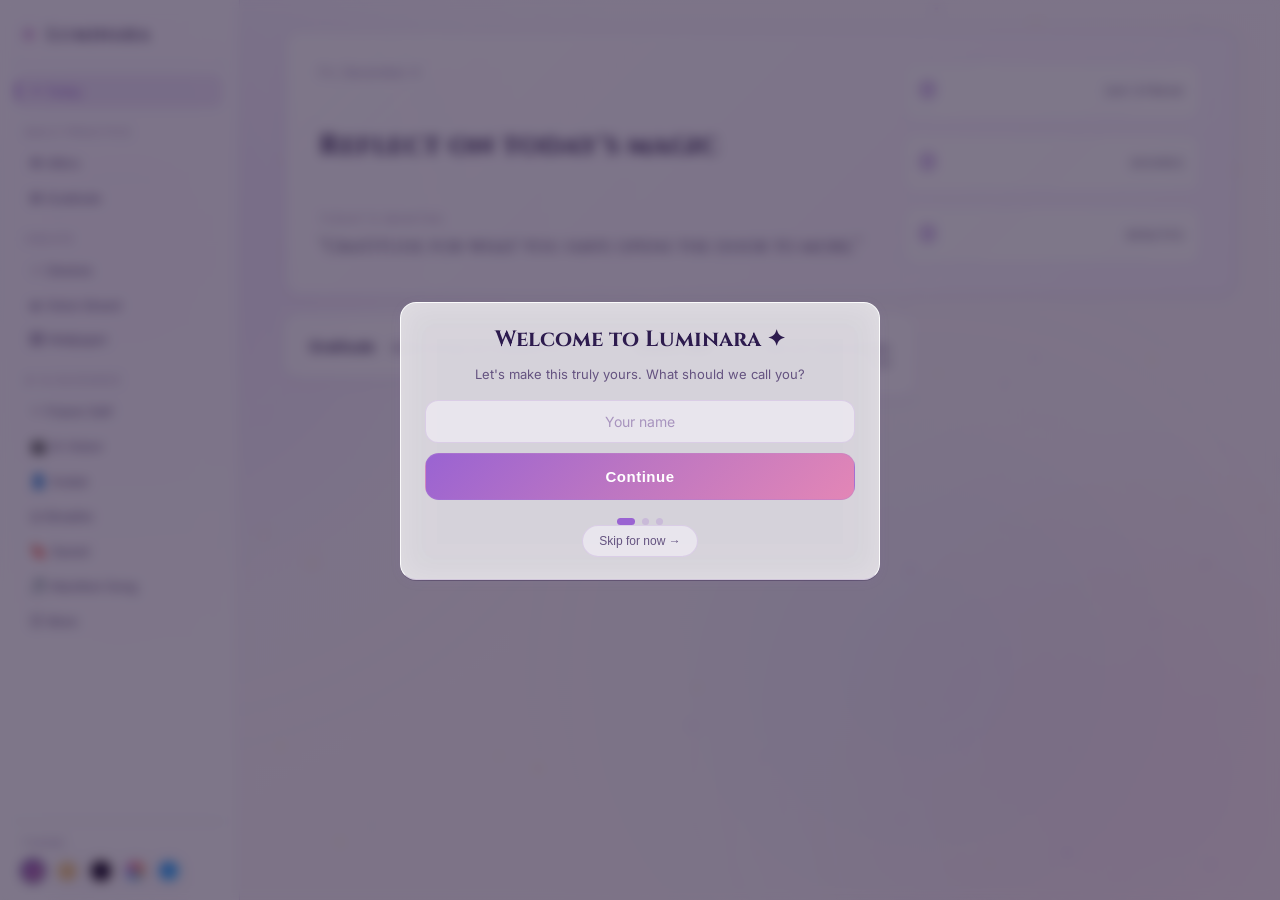
<file: index.html>
<!DOCTYPE html>
<html lang="en" data-theme="luminara">
<head>
  <meta charset="UTF-8">
  <meta name="viewport" content="width=device-width, initial-scale=1.0, viewport-fit=cover, user-scalable=no">
  <title>Luminara — Manifest Your Reality</title>
  <meta name="description" content="A dreamy manifestation tool: affirmations, gratitude journal, vision board, future-self audio & AI guidance">
  <link rel="manifest" href="manifest.json">
  <meta name="theme-color" content="#120022">
  <link rel="apple-touch-icon" href="icons/icon-192.png">
  <meta name="apple-mobile-web-app-capable" content="yes">
  <meta name="apple-mobile-web-app-status-bar-style" content="black-translucent">
  <link rel="preconnect" href="https://fonts.googleapis.com">
  <link rel="preconnect" href="https://fonts.gstatic.com" crossorigin>
  <link href="https://fonts.googleapis.com/css2?family=Cinzel:wght@400;600;700&family=Instrument+Serif:ital@0;1&family=Barlow:wght@300;400;500;600&family=Inter:wght@300;400;500;600&display=swap" rel="stylesheet">
  <link rel="stylesheet" href="styles.css">
  <script>
  (function () {
    try {
      var ua = navigator.userAgent;
      var isPhone = /Android|iPhone|iPod|Opera Mini|IEMobile|Mobile|BlackBerry/i.test(ua);
      var isIPad = /Macintosh/i.test(ua) && navigator.maxTouchPoints > 1;
      var isTablet = /iPad|Tablet|PlayBook|Silk|Kindle|Nexus|KFTT/i.test(ua) || isIPad;
      var cls = (isPhone || isTablet) ? 'device-mobile' : 'device-desktop';
      document.documentElement.classList.add(cls);
    } catch (e) {}
  })();
  </script>
</head>
<body>
  <canvas id="starfield"></canvas>
  <div class="aurora a1"></div>
  <div class="aurora a2"></div>
  <div class="aurora a3"></div>

  <div id="app">
    <aside id="desktopSidebar" class="desktop-sidebar">
      <div class="ds-brand">
        <span class="brand-logo">✦</span>
        <span class="brand-name">Luminara</span>
      </div>
      <nav class="ds-nav">
        <button class="side-link active" data-tab="tab-today">✦ Today</button>
        <p class="ds-group">Daily Practice</p>
        <button class="side-link" data-tab="tab-affirm">❋ Affirm</button>
        <button class="side-link" data-tab="tab-gratitude">✿ Gratitude</button>
        <p class="ds-group">Create</p>
        <button class="side-link" data-tab="tab-goals">☆ Desires</button>
        <button class="side-link" data-tab="tab-vision">◈ Vision Board</button>
        <button class="side-link" data-tab="tab-wallpaper">🖼 Wallpaper</button>
        <p class="ds-group">AI &amp; Guidance</p>
        <button class="side-link" data-tab="tab-future">✧ Future Self</button>
        <button class="side-link" data-tab="tab-ai-vision">🎬 AI Vision</button>
        <button class="side-link" data-tab="tab-avatar">👤 Avatar</button>
        <button class="side-link" data-tab="tab-meditate">◎ Breathe</button>
        <button class="side-link" data-tab="tab-saved">🔖 Saved</button>
        <button class="side-link" data-tab="tab-song">🎵 Manifest Song</button>
        <button class="side-link" data-tab="tab-more">☰ More</button>
      </nav>
      <div class="ds-foot">
        <p class="ds-label">Theme</p>
        <div class="ds-themes">
          <button class="ds-theme active" data-theme="luminara" title="Luminara" style="background:linear-gradient(135deg,#9a63d2,#e386b6)"></button>
          <button class="ds-theme" data-theme="manifest-light" title="Manifest Light" style="background:linear-gradient(135deg,#F5D9A0,#E8B86D)"></button>
          <button class="ds-theme" data-theme="manifest-dark" title="Manifest Dark" style="background:#12082a;border-color:rgba(245,217,160,.6)"></button>
          <button class="ds-theme" data-theme="prism" title="Prism White" style="background:conic-gradient(#ff6a88,#ffa751,#4fc3f7,#a78bfa,#ff6a88)"></button>
          <button class="ds-theme" data-theme="ios" title="Liquid Glass" style="background:linear-gradient(135deg,#0a84ff,#5ac8fa)"></button>
        </div>
      </div>
    </aside>
    <header class="app-header">
      <div class="brand">
        <span class="brand-logo">✦</span>
        <span class="brand-name">Luminara</span>
      </div>
      <button id="installBtn" class="install-btn hidden">Install</button>
    </header>

    <main>
      <!-- Dashboard -->
      <section id="tab-today" class="tab-page active">
        <div class="hero glass">
          <p class="hero-date" id="todayDate"></p>
          <h2 class="hero-greeting" id="greeting"></h2>
          <div class="daily-mantra">
            <span class="dm-label">Today's mantra</span>
            <p class="dm-text" id="dailyQuote"></p>
          </div>
          <div class="hero-stats">
            <div class="stat">
              <span class="stat-num" id="statStreak">0</span>
              <span class="stat-label">Day Streak</span>
            </div>
            <div class="stat">
              <span class="stat-num" id="statGoals">0</span>
              <span class="stat-label">Desires</span>
            </div>
            <div class="stat">
              <span class="stat-num" id="statMeditation">0</span>
              <span class="stat-label">Minutes</span>
            </div>
          </div>
        </div>

        <div class="card glass focus-card" data-goto="tab-gratitude">
          <div class="focus-top">
            <span class="focus-title">Gratitude</span>
            <span class="focus-meta" id="glanceGratitude">Write 3 things you're grateful for</span>
          </div>
        </div>

        <div class="card glass focus-card" data-goto="tab-future">
          <div class="focus-top">
            <span class="focus-title">Future Self ✧</span>
            <span class="focus-meta" id="glanceFuture">Hear your desire already true</span>
          </div>
        </div>
      </section>

      <!-- Goals -->
      <section id="tab-goals" class="tab-page">
        <h2 class="page-title">Your Desires</h2>
        <p class="page-sub">Write them in the present tense, as if they have already manifested.</p>
        <form id="goalForm" class="card glass form-card">
          <input type="text" id="goalTitle" placeholder="e.g. I live in my dream beach house" required maxlength="60">
          <div class="form-row">
            <select id="goalCategory">
              <option value="abundance">💎 Abundance</option>
              <option value="love">💖 Love</option>
              <option value="career">⭐ Purpose</option>
              <option value="wellness">🌙 Wellness</option>
              <option value="growth">🌱 Growth</option>
            </select>
            <input type="date" id="goalDate" title="Target date (optional)">
          </div>
          <button type="submit" class="btn-primary">Plant This Seed ✦</button>
        </form>
        <div id="goalList" class="list"></div>
      </section>

      <!-- Affirmations -->
      <section id="tab-affirm" class="tab-page">
        <h2 class="page-title">Sacred Affirmations</h2>
        <p class="page-sub">Speak them aloud. Let the words sink into your subconscious.</p>
        <div class="card glass form-card">
          <label class="field-label">Your own affirmation</label>
          <div class="form-row">
            <input type="text" id="affirmNew" placeholder="e.g. I attract opportunities everywhere" maxlength="80">
            <button id="affirmAdd" class="btn-primary btn-small">Add ✦</button>
          </div>
        </div>
        <div class="chips" id="affirmCats"></div>

        <!-- Stella-style Swipe collector -->
        <div class="swipe-block">
          <div class="swipe-head">
            <span class="sb-title">✧ Swipe to collect your favorites</span>
            <button id="swipeReset" class="link-btn">Reset</button>
          </div>
          <div id="swipeDeck" class="swipe-deck"></div>
          <div class="swipe-actions">
            <button id="swipeSkip" class="swipe-btn skip" aria-label="Skip">✕</button>
            <button id="swipeSave" class="swipe-btn save" aria-label="Save">♥</button>
          </div>
        </div>

        <div id="affirmList" class="list"></div>
      </section>

      <!-- Gratitude -->
      <section id="tab-gratitude" class="tab-page">
        <h2 class="page-title">Gratitude Journal</h2>
        <p class="page-sub">Gratitude is the highest frequency. What are you thankful for today?</p>
        <form id="gratForm" class="card glass form-card">
          <input type="text" class="grat-input" placeholder="1. I am grateful for…" maxlength="60">
          <input type="text" class="grat-input" placeholder="2. I am grateful for…" maxlength="60">
          <input type="text" class="grat-input" placeholder="3. I am grateful for…" maxlength="60">
          <button type="submit" class="btn-primary">Save Gratitude ✿</button>
        </form>
        <div id="gratHistory" class="list"></div>
      </section>

      <!-- Vision Board -->
      <section id="tab-vision" class="tab-page">
        <h2 class="page-title">Vision Board</h2>
        <p class="page-sub">Visualize your dream life. See it every day.</p>
        <form id="visionForm" class="card glass form-card">
          <div class="form-row">
            <input type="text" id="visionEmoji" placeholder="emoji" maxlength="4" value="🌊">
            <input type="text" id="visionText" placeholder="Describe your vision…" required maxlength="40">
          </div>
          <label class="photo-label">Add a photo (optional)
            <input type="file" id="visionPhoto" accept="image/*">
          </label>
          <button type="submit" class="btn-primary">Pin It ✦</button>
        </form>
        <div id="visionBoard" class="vision-grid"></div>
      </section>

      <!-- Future Self -->
      <section id="tab-future" class="tab-page">
        <h2 class="page-title">Future Self</h2>
        <p class="page-sub">Hear your desire spoken as if it has already come true. Your future self is calling.</p>
        <form id="fsForm" class="card glass form-card">
          <label class="field-label">What are you manifesting?</label>
          <textarea id="fsDesire" rows="3" placeholder="e.g. I run a thriving creative studio that lights people up" maxlength="160"></textarea>
          <button type="submit" class="btn-primary">Generate My Future Self ✦</button>
        </form>
        <div id="fsPlayer" class="card glass hidden">
          <p class="fs-script" id="fsScript"></p>
          <div class="fs-controls">
            <button id="fsPlay" class="btn-primary btn-small">▶ Play</button>
            <button id="fsAmbient" class="chip" aria-pressed="false">Ambient: Off</button>
          </div>
        </div>
      </section>

      <!-- AI Vision -->
      <section id="tab-ai-vision" class="tab-page">
        <h2 class="page-title">AI Vision</h2>
        <p class="page-sub">Upload your photo, describe the person you are becoming — AI paints it, then brings it to life.</p>

        <div class="card glass form-card">
          <label class="field-label">1 · Your photo</label>
          <input type="file" id="aiPhoto" accept="image/*" class="hidden">
          <div class="ai-drop" id="aiDrop"><span>📷</span><span>Tap to choose your photo</span></div>
          <div id="aiPrevBox" class="ai-prev hidden"><img id="aiPrevImg" alt="your photo"><button id="aiPrevClear" class="chip" type="button">Remove</button></div>
        </div>

        <div class="card glass form-card">
          <label class="field-label">2 · The self you are becoming</label>
          <textarea id="aiPrompt" rows="3" placeholder="e.g. me, radiant and confident, standing in a sunlit glass studio in Tokyo, wearing an elegant cream suit, softly smiling" maxlength="300"></textarea>
        </div>

        <div class="card glass form-card">
          <button id="aiKeyToggle" class="ai-key-toggle" type="button">⚙ AI Service Key · <span id="aiKeyState">not set</span></button>
          <div id="aiKeyBox" class="hidden">
            <p class="ai-key-hint">Get a free trial key at <a href="https://klingai.com/dev" target="_blank" rel="noopener">klingai.com/dev</a> → console → create an API Key. Paste Access Key + Secret Key (or a simple API Key).</p>
            <label class="field-label">Access Key</label>
            <input id="aiAk" type="text" placeholder="Access Key" autocomplete="off">
            <label class="field-label">Secret Key</label>
            <input id="aiSk" type="password" placeholder="Secret Key" autocomplete="off">
            <label class="field-label">— or a simple API Key —</label>
            <input id="aiKey" type="password" placeholder="API Key (skip if using Access/Secret)" autocomplete="off">
            <button id="aiKeySave" class="btn-primary btn-small" type="button">Save Keys</button>
          </div>
        </div>

        <div class="card glass form-card">
          <div class="ai-modes">
            <button id="aiBtnPhoto" class="btn-primary btn-small" type="button">✦ Generate Photo</button>
            <button id="aiBtnFree" class="btn-primary btn-small" type="button">◈ Free Photo</button>
            <button id="aiBtnVideo" class="btn-primary btn-small" type="button">▶ Generate Video</button>
          </div>
          <p class="ai-tip">◈ Free Photo = no key needed (Pollinations) · ✦ Photo &amp; ▶ Video use your Kling key. Video 5–15 min (can leave). Links expire in a few hours — download right away.</p>
          <div id="aiStatus" class="ai-status"></div>
        </div>

        <div id="aiResults"></div>
      </section>

      <!-- Meditation -->
      <section id="tab-meditate" class="tab-page">
        <h2 class="page-title">Cosmic Meditation</h2>
        <p class="page-sub">Close your eyes. Breathe. Feel your desire as if it's already yours.</p>
        <div class="card glass meditate-card">
          <div class="breath-wrap">
            <div class="breath-ring"></div>
            <div class="breath-circle" id="breathCircle">
              <span id="breathText">Ready</span>
            </div>
          </div>
          <div class="med-time" id="medTimer">05:00</div>
          <div class="chips center">
            <button class="chip dur-chip" data-min="3">3 min</button>
            <button class="chip dur-chip active" data-min="5">5 min</button>
            <button class="chip dur-chip" data-min="10">10 min</button>
          </div>
          <button id="medStart" class="btn-primary">Begin Journey ✦</button>
        </div>
      </section>

      <!-- Affirmation Wallpaper -->
      <section id="tab-wallpaper" class="tab-page">
        <h2 class="page-title">Affirmation Wallpaper</h2>
        <p class="page-sub">Design a wallpaper with your affirmation — export it, then set it on your phone or desktop.</p>

        <div class="card glass form-card">
          <label class="field-label">1 · Background</label>
          <div class="wp-bgs" id="wpBgs"></div>
          <label class="field-label">or your own photo</label>
          <input type="file" id="wpPhoto" accept="image/*" class="hidden">
          <div class="ai-drop" id="wpDrop"><span>🖼</span><span>Tap to upload your photo</span></div>
          <div id="wpPrevBox" class="ai-prev hidden"><img id="wpPrevImg" alt="your photo"><button id="wpPrevClear" class="chip" type="button">Remove photo</button></div>
        </div>

        <div class="card glass form-card">
          <label class="field-label">2 · Your affirmation</label>
          <textarea id="wpText" rows="2" maxlength="120" placeholder="I am becoming who I am meant to be"></textarea>
          <button id="wpShuffle" class="chip" type="button">✦ Shuffle affirmation</button>
        </div>

        <div class="card glass form-card">
          <label class="field-label">3 · Style</label>
          <div class="chips">
            <button class="chip wp-ratio active" data-ratio="phone">📱 Phone 9:16</button>
            <button class="chip wp-ratio" data-ratio="desktop">💻 Desktop 16:9</button>
          </div>
          <div class="chips">
            <button class="chip wp-pos active" data-pos="center">Center</button>
            <button class="chip wp-pos" data-pos="top">Top</button>
            <button class="chip wp-pos" data-pos="bottom">Bottom</button>
          </div>
          <div class="chips">
            <button class="chip wp-tone active" data-tone="light">Light text</button>
            <button class="chip wp-tone" data-tone="dark">Dark text</button>
          </div>
          <div class="wp-size">
            <label>Text size</label>
            <input type="range" id="wpSize" min="26" max="80" value="48">
          </div>
        </div>

        <div class="card glass form-card">
          <canvas id="wpCanvas" class="wp-canvas"></canvas>
          <div class="wp-pos-row">
            <span class="wp-hint">✥ Drag the text — it snaps to center &amp; rule-of-thirds guides</span>
            <button id="wpResetPos" class="chip" type="button">↺ Reset position</button>
          </div>
          <button id="wpExport" class="btn-primary">⬇ Download Wallpaper</button>
          <div id="wpGuide" class="wp-guide hidden">
            <p class="wp-guide-t"><b>Set it as your wallpaper:</b></p>
            <p id="wpGuideText" class="wp-guide-b"></p>
          </div>
        </div>
      </section>

      <!-- AI Avatar Speaker -->
      <section id="tab-avatar" class="tab-page">
        <h2 class="page-title">AI Avatar Speaker</h2>
        <p class="page-sub">Meet your virtual guide — a lifelike avatar who speaks affirmations directly to you.</p>

        <div class="card glass form-card">
          <label class="field-label">1 · Your avatar</label>
          <div class="av-presets" id="avPresets"></div>
          <label class="field-label">or describe your own</label>
          <input id="avPrompt" type="text" placeholder="e.g. a wise, kind woman with warm brown eyes, soft studio light" maxlength="160">
          <div class="av-actions">
            <button id="avGen" class="btn-primary btn-small" type="button">✦ Generate Avatar</button>
            <button id="avUsePhoto" class="chip" type="button">Use my photo</button>
            <input type="file" id="avPhoto" accept="image/*" class="hidden">
          </div>
          <p class="av-note">Avatar is generated free with Pollinations AI — no key needed.</p>
        </div>

        <div class="card glass form-card">
          <div class="av-stage" id="avStage">
            <div class="av-face" id="avFace">
              <img id="avImg" alt="your avatar">
              <div class="av-mouth" id="avMouth"></div>
              <div class="av-halo"></div>
            </div>
            <p class="av-state" id="avState">Pick a preset or describe an avatar to begin ✨</p>
          </div>
        </div>

        <div class="card glass form-card">
          <label class="field-label">2 · Affirmation to speak</label>
          <textarea id="avText" rows="2" maxlength="160" placeholder="I am worthy of my wildest dreams"></textarea>
          <button id="avShuffle" class="chip" type="button">✦ Shuffle affirmation</button>
          <div class="av-controls">
            <button id="avSpeak" class="btn-primary" type="button">▶ Speak It</button>
            <button id="avStop" class="chip" type="button">⏹ Stop</button>
            <select id="avVoice" class="av-voice" aria-label="voice"></select>
          </div>
        </div>
      </section>

      <!-- Saved Inspiration -->
      <section id="tab-saved" class="tab-page">
        <h2 class="page-title">Saved Inspiration</h2>
        <p class="page-sub">One-tap collect anything that inspires you — from any app, in one place.</p>
        <div class="card glass form-card">
          <label class="field-label">Paste a link or note</label>
          <textarea id="savedInput" rows="3" placeholder="Paste a social media link or any inspiring words…" maxlength="500"></textarea>
          <div class="form-row">
            <input id="savedTitle" type="text" placeholder="Optional title / tag" maxlength="60">
            <button id="savedAdd" class="btn-primary btn-small">Save 🔖</button>
          </div>
        </div>
        <div id="savedList" class="list"></div>
      </section>

      <!-- Manifest Song -->
      <section id="tab-song" class="tab-page">
        <h2 class="page-title">Manifest Song</h2>
        <p class="page-sub">Describe the life you want — hear it become your own song.</p>
        <div class="card glass form-card">
          <label class="field-label">Your dream</label>
          <textarea id="songInput" rows="2" placeholder="e.g. I live by the ocean, free and deeply loved" maxlength="120"></textarea>
          <button id="songGen" class="btn-primary">Write My Song 🎵</button>
          <div class="chips" id="songStyles">
            <button class="chip active" data-style="calm">🌊 Calm</button>
            <button class="chip" data-style="uplifting">⚡ Uplifting</button>
            <button class="chip" data-style="dreamy">🌙 Dreamy</button>
          </div>
        </div>
        <div id="songLyrics" class="card glass song-card"></div>
        <div class="song-controls">
          <button id="songPlay" class="btn-primary hidden">▶ Play</button>
          <button id="songStop" class="link-btn hidden">⏹ Stop</button>
        </div>
      </section>

      <!-- More / Practice Hub -->
      <section id="tab-more" class="tab-page">
        <h2 class="page-title">Your Practice</h2>
        <p class="page-sub">Everything else, gathered in one calm place.</p>
        <div class="more-grid">
          <div class="more-card" data-goto="tab-ai-vision">
            <span class="mc-ico">🎬</span>
            <span class="mc-title">AI Vision</span>
            <span class="mc-desc">See &amp; become your future self</span>
          </div>
          <div class="more-card" data-goto="tab-wallpaper">
            <span class="mc-ico">🖼</span>
            <span class="mc-title">Wallpaper</span>
            <span class="mc-desc">Affirmation wallpapers</span>
          </div>
          <div class="more-card" data-goto="tab-avatar">
            <span class="mc-ico">👤</span>
            <span class="mc-title">Avatar</span>
            <span class="mc-desc">A guide who speaks to you</span>
          </div>
          <div class="more-card" data-goto="tab-saved">
            <span class="mc-ico">🔖</span>
            <span class="mc-title">Saved</span>
            <span class="mc-desc">Collect inspiration</span>
          </div>
          <div class="more-card" data-goto="tab-song">
            <span class="mc-ico">🎵</span>
            <span class="mc-title">Manifest Song</span>
            <span class="mc-desc">Hear your dream as music</span>
          </div>
          <div class="more-card" data-goto="tab-goals">
            <span class="mc-ico">☆</span>
            <span class="mc-title">Desires</span>
            <span class="mc-desc">Plant &amp; track your intentions</span>
          </div>
          <div class="more-card" data-goto="tab-gratitude">
            <span class="mc-ico">✿</span>
            <span class="mc-title">Gratitude</span>
            <span class="mc-desc">A daily thanks journal</span>
          </div>
          <div class="more-card" data-goto="tab-vision">
            <span class="mc-ico">◈</span>
            <span class="mc-title">Vision Board</span>
            <span class="mc-desc">Visualize your dream life</span>
          </div>
          <div class="more-card" data-goto="tab-meditate">
            <span class="mc-ico">◎</span>
            <span class="mc-title">Breathe</span>
            <span class="mc-desc">Cosmic meditation timer</span>
          </div>
          <div class="more-card" data-goto="tab-future">
            <span class="mc-ico">✧</span>
            <span class="mc-title">Future Self</span>
            <span class="mc-desc">Hear your desire fulfilled</span>
          </div>
        </div>
      </section>
    </main>

    <nav class="tab-bar">
      <button class="tab-btn active" data-tab="tab-today"><span class="tb-icon">✦</span><span class="tb-label">Home</span></button>
      <button class="tab-btn" data-tab="tab-affirm"><span class="tb-icon">❋</span><span class="tb-label">Affirm</span></button>
      <button class="tab-btn" data-tab="tab-more"><span class="tb-icon">☰</span><span class="tb-label">More</span></button>
    </nav>

    <!-- Theme Switcher -->
    <button id="themeFab" class="theme-fab" aria-label="Switch theme">✦</button>
    <div id="themePanel" class="theme-panel hidden">
      <p class="theme-panel-title">Choose a look</p>
      <button class="theme-opt" data-theme="luminara"><span class="to-ico">✦</span><span class="to-name">Luminara</span><span class="to-desc">Dreamy lavender</span></button>
      <button class="theme-opt" data-theme="manifest-light"><span class="to-ico">☀</span><span class="to-name">Manifest Light</span><span class="to-desc">Liquid gold & glass</span></button>
      <button class="theme-opt" data-theme="manifest-dark"><span class="to-ico">🌙</span><span class="to-name">Manifest Dark</span><span class="to-desc">Cosmic nebula</span></button>
      <button class="theme-opt" data-theme="prism"><span class="to-ico">◈</span><span class="to-name">Prism White</span><span class="to-desc">Iridescent white</span></button>
      <button class="theme-opt" data-theme="ios"><span class="to-ico">◉</span><span class="to-name">Liquid Glass</span><span class="to-desc">iOS 27 glass</span></button>
    </div>

    <!-- Onboarding Quiz -->
    <div id="quizModal" class="quiz-modal hidden">
      <div class="quiz-card glass">
        <div class="quiz-step" data-step="1">
          <h3>Welcome to Luminara ✦</h3>
          <p class="quiz-q">Let's make this truly yours. What should we call you?</p>
          <input id="qName" type="text" placeholder="Your name" maxlength="20">
          <button class="btn-primary q-next">Continue</button>
        </div>
        <div class="quiz-step hidden" data-step="2">
          <h3>What do you most want to shift?</h3>
          <p class="quiz-q">Pick the area calling to you right now.</p>
          <div class="chips center" id="qCats">
            <button class="chip" data-cat="Abundance">💎 Abundance</button>
            <button class="chip" data-cat="Love">💖 Love</button>
            <button class="chip" data-cat="Career">⭐ Purpose</button>
            <button class="chip" data-cat="Wellness">🌙 Wellness</button>
            <button class="chip" data-cat="Growth">🌱 Growth</button>
          </div>
          <button class="btn-primary q-next">Continue</button>
        </div>
        <div class="quiz-step hidden" data-step="3">
          <h3>What are you manifesting?</h3>
          <p class="quiz-q">One sentence. The future self script will use it.</p>
          <textarea id="qDesire" rows="3" placeholder="e.g. I wake up free, fulfilled, and deeply loved" maxlength="160"></textarea>
          <button class="btn-primary" id="qFinish">Begin Journey ✦</button>
        </div>
        <div class="quiz-dots"><span class="qdot active"></span><span class="qdot"></span><span class="qdot"></span></div>
        <button class="chip q-skip" id="qSkip" type="button">Skip for now →</button>
      </div>
    </div>
  </div>

  <script src="app.js"></script>
</body>
</html>
</file>
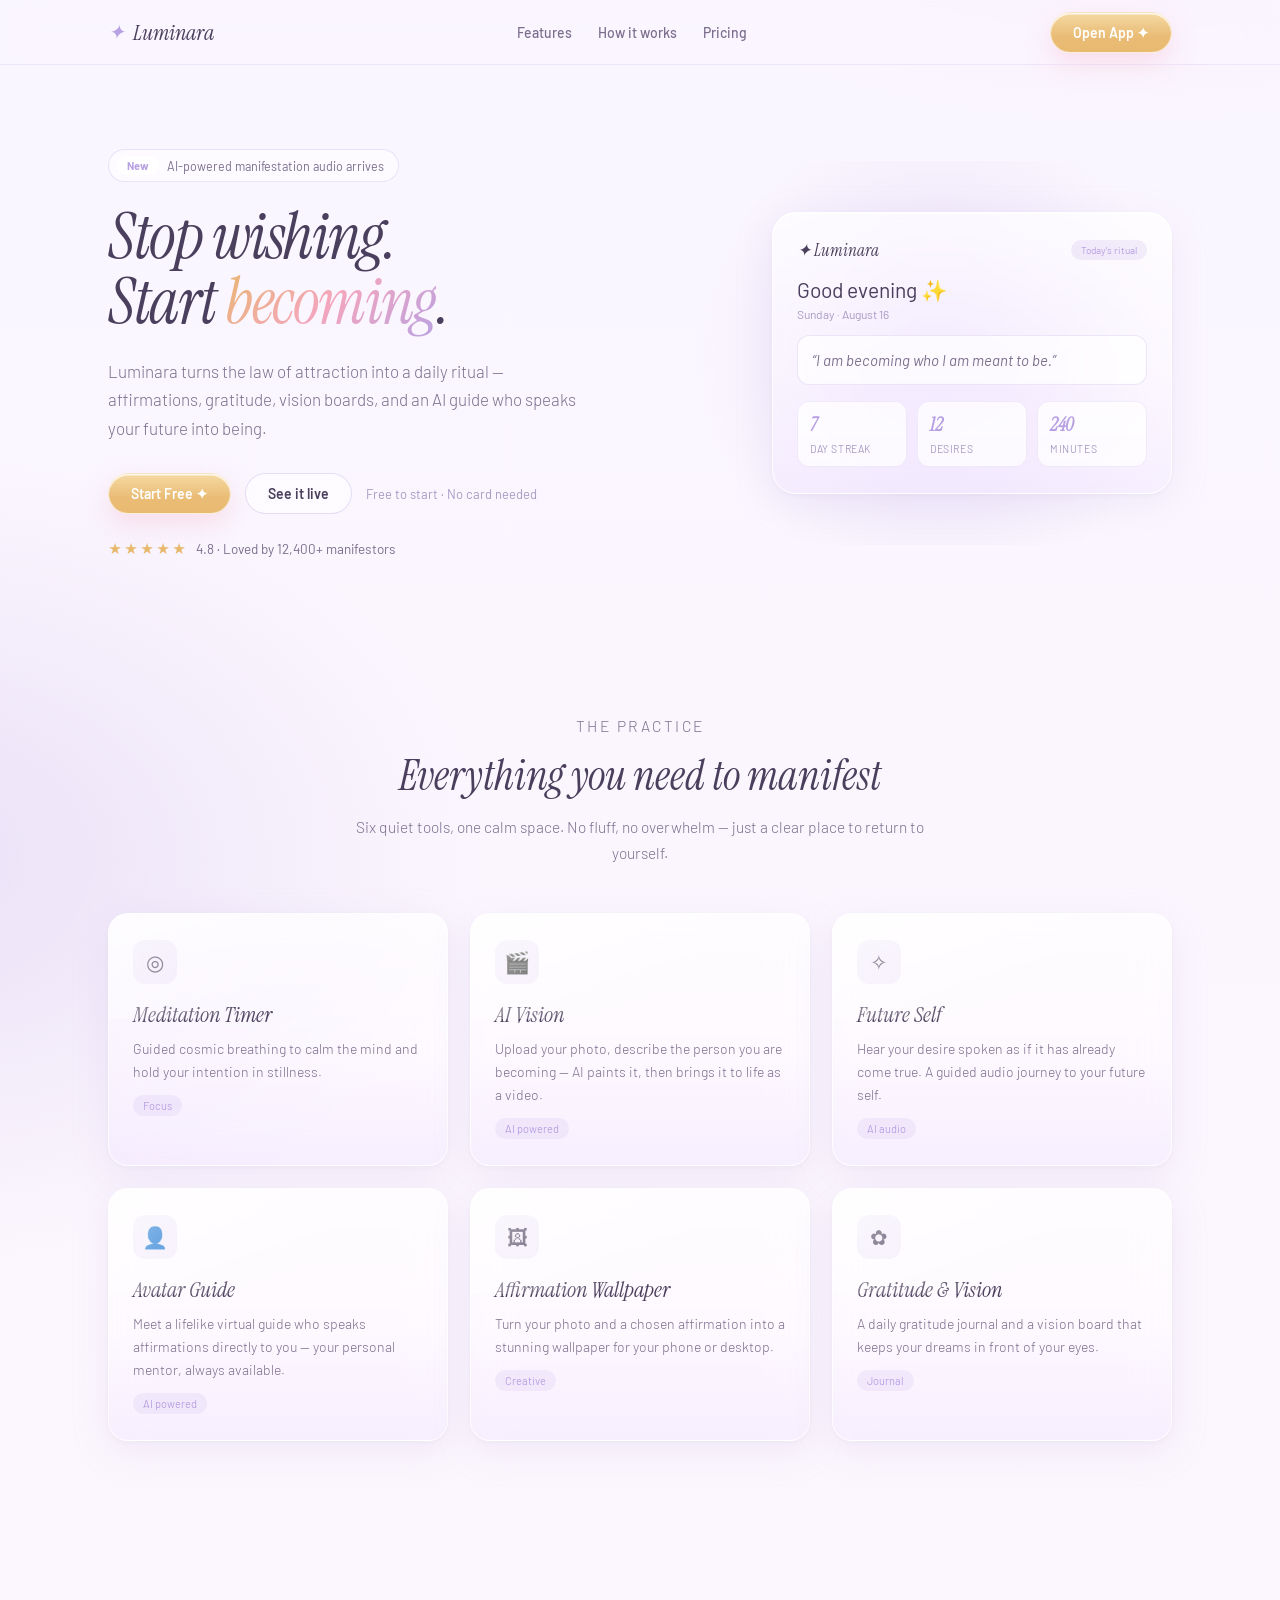
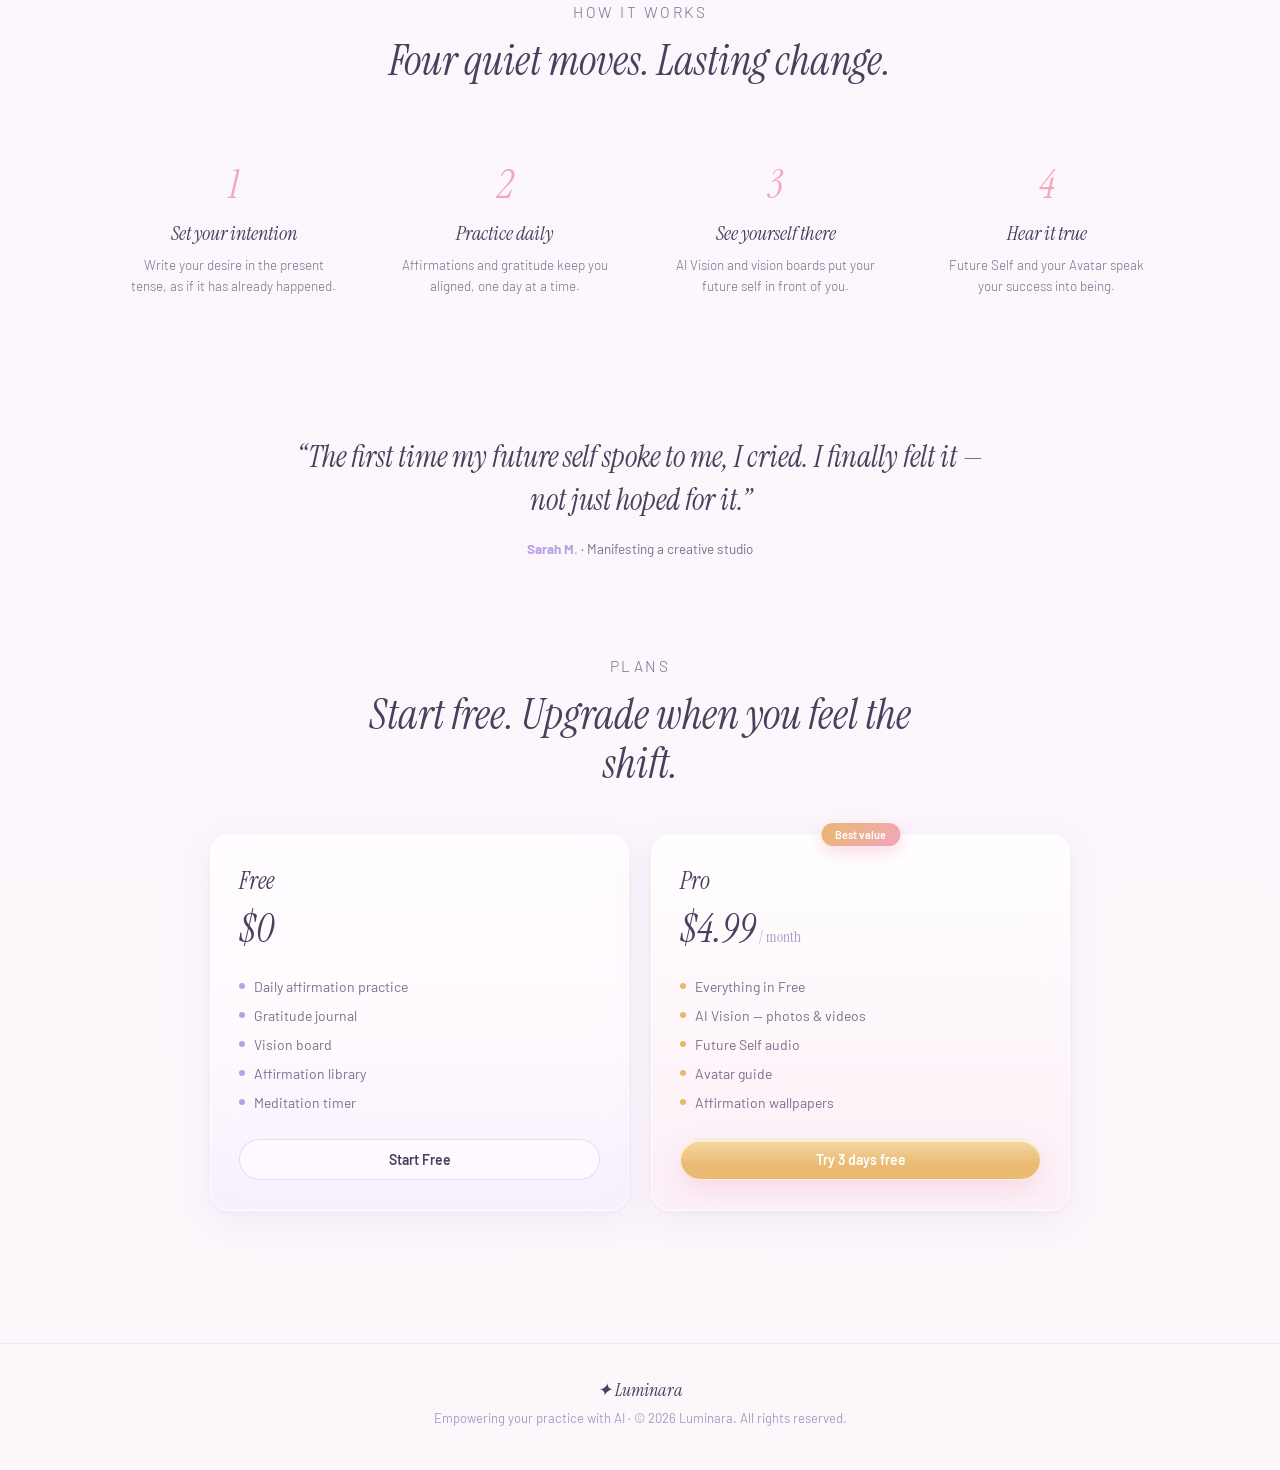
<file: landing.html>
<!DOCTYPE html>
<html lang="en">
<head>
<meta charset="UTF-8">
<meta name="viewport" content="width=device-width, initial-scale=1.0">
<title>Luminara — Manifest Your Reality</title>
<meta name="description" content="Luminara turns the law of attraction into a daily ritual: affirmations, gratitude, vision boards, and an AI guide that speaks your future into being.">
<link rel="preconnect" href="https://fonts.googleapis.com">
<link rel="preconnect" href="https://fonts.gstatic.com" crossorigin>
<link href="https://fonts.googleapis.com/css2?family=Instrument+Serif:ital@0;1&family=Barlow:wght@300;400;500;600&family=Inter:wght@300;400;500&display=swap" rel="stylesheet">
<style>
:root {
  --bg: #FAF6FF;
  --purple: #B8A1E3; --pink: #F4A6BD; --gold: #E8B86D;
  --text: #4A3F5C; --text2: #7C6F8E; --text3: #A89BC4;
  --card: linear-gradient(180deg, rgba(255,255,255,0.72) 0%, rgba(255,255,255,0.42) 55%, rgba(241,232,255,0.5) 100%);
  --shadow: 0 10px 38px rgba(184,161,227,0.16), 0 2px 6px rgba(74,63,92,0.04);
  --radius: 20px;
}
* { margin: 0; padding: 0; box-sizing: border-box; -webkit-tap-highlight-color: transparent; }
body {
  font-family: 'Barlow', 'Inter', sans-serif; color: var(--text);
  background:
    radial-gradient(1100px 700px at 88% -10%, rgba(244,166,189,0.22), transparent 62%),
    radial-gradient(950px 650px at -8% 28%, rgba(184,161,227,0.26), transparent 62%),
    radial-gradient(850px 600px at 55% 115%, rgba(232,184,109,0.16), transparent 62%),
    linear-gradient(180deg, #FAF6FF 0%, #FDF7FB 100%);
  min-height: 100vh; overflow-x: hidden; -webkit-font-smoothing: antialiased;
}
.container { max-width: 1120px; margin: 0 auto; padding: 0 28px; }
h1, h2, h3 { font-family: 'Instrument Serif', serif; font-style: italic; font-weight: 400; }

/* Nav */
.lp-nav { position: sticky; top: 0; z-index: 20; backdrop-filter: blur(18px) saturate(1.5); background: rgba(250,246,255,0.72); border-bottom: 1px solid rgba(184,161,227,0.18); }
.lp-nav .container { display: flex; align-items: center; justify-content: space-between; height: 64px; }
.lp-logo { display: flex; align-items: center; gap: 8px; font-family: 'Instrument Serif', serif; font-style: italic; font-size: 22px; color: var(--text); text-decoration: none; }
.lp-logo .spark { color: var(--purple); font-size: 20px; }
.lp-links { display: flex; gap: 26px; }
.lp-links a { color: var(--text2); text-decoration: none; font-size: 14px; font-weight: 500; transition: 0.25s; }
.lp-links a:hover { color: var(--text); }
.btn { display: inline-flex; align-items: center; gap: 8px; border-radius: 999px; text-decoration: none; font-size: 14px; font-weight: 600; padding: 11px 22px; transition: 0.25s; cursor: pointer; border: none; }
.btn-gold {
  background: linear-gradient(180deg, rgba(245,217,160,0.96) 0%, rgba(232,184,109,0.94) 60%, rgba(232,184,109,0.98) 100%);
  border: 1px solid rgba(255,255,255,0.6);
  box-shadow: inset 0 1.5px 0 rgba(255,255,255,0.8), 0 10px 26px rgba(244,166,189,0.3);
  color: #fff;
}
.btn-gold:hover { transform: translateY(-2px); box-shadow: inset 0 1.5px 0 rgba(255,255,255,0.8), 0 14px 32px rgba(244,166,189,0.42); }
.btn-ghost { background: rgba(255,255,255,0.6); border: 1px solid rgba(184,161,227,0.35); color: var(--text); }
.btn-ghost:hover { background: rgba(255,255,255,0.9); transform: translateY(-2px); }

/* Hero */
.lp-hero { padding: 84px 0 70px; }
.lp-hero .container { display: grid; grid-template-columns: 1.08fr 0.92fr; gap: 52px; align-items: center; }
.lp-badge { display: inline-flex; align-items: center; gap: 8px; background: rgba(255,255,255,0.6); border: 1px solid rgba(184,161,227,0.3); border-radius: 999px; padding: 6px 14px 6px 8px; font-size: 12.5px; color: var(--text2); margin-bottom: 22px; }
.lp-badge b { background: #fff; border-radius: 999px; padding: 3px 10px; font-size: 11px; color: var(--purple); }
.lp-hero h1 { font-size: 64px; line-height: 1.02; letter-spacing: -1.5px; color: var(--text); }
.lp-hero h1 em { font-style: italic; background: linear-gradient(135deg, #E8B86D, #F4A6BD, #B8A1E3); -webkit-background-clip: text; background-clip: text; -webkit-text-fill-color: transparent; }
.lp-hero .sub { font-size: 17px; color: var(--text2); line-height: 1.7; margin: 22px 0 30px; max-width: 480px; font-weight: 300; }
.lp-cta { display: flex; gap: 14px; flex-wrap: wrap; align-items: center; }
.lp-cta .note { font-size: 13px; color: var(--text3); }
.lp-stars { display: flex; align-items: center; gap: 8px; margin-top: 26px; color: var(--text2); font-size: 13.5px; }
.lp-stars .s { color: var(--gold); letter-spacing: 2px; }

/* Hero mock */
.lp-mock { position: relative; }
.mock-card {
  background: var(--card); backdrop-filter: blur(20px) saturate(1.6); border-radius: 24px;
  border: 1px solid rgba(255,255,255,0.75); border-top-color: rgba(255,255,255,0.95);
  box-shadow: var(--shadow), inset 0 1px 0 rgba(255,255,255,0.9);
  padding: 26px 24px; max-width: 400px; margin-left: auto;
}
.mock-top { display: flex; justify-content: space-between; align-items: center; margin-bottom: 16px; }
.mock-logo { font-family: 'Instrument Serif', serif; font-style: italic; font-size: 17px; color: var(--text); }
.mock-chip { font-size: 10px; background: rgba(184,161,227,0.18); color: var(--purple); padding: 4px 10px; border-radius: 999px; }
.mock-greet { font-size: 21px; color: var(--text); margin-bottom: 4px; }
.mock-date { font-size: 12px; color: var(--text3); margin-bottom: 14px; }
.mock-mantra { font-size: 15px; font-style: italic; color: var(--text2); line-height: 1.6; background: rgba(255,255,255,0.7); border: 1px solid rgba(184,161,227,0.25); border-radius: 12px; padding: 12px 14px; margin-bottom: 16px; }
.mock-stats { display: flex; gap: 10px; }
.mock-stat { flex: 1; background: rgba(255,255,255,0.75); border: 1px solid rgba(184,161,227,0.2); border-radius: 12px; padding: 10px 12px; }
.mock-stat b { display: block; font-size: 19px; color: var(--purple); font-family: 'Instrument Serif', serif; font-style: italic; }
.mock-stat span { font-size: 10.5px; color: var(--text3); text-transform: uppercase; letter-spacing: 0.6px; }
.mock-glow { position: absolute; inset: -18%; background: radial-gradient(circle, rgba(184,161,227,0.3), transparent 65%); z-index: -1; }

/* Section base */
.lp-sec { padding: 72px 0; }
.lp-sec-head { text-align: center; max-width: 620px; margin: 0 auto 46px; }
.lp-kicker { font-size: 12.5px; text-transform: uppercase; letter-spacing: 2.5px; color: var(--purple); margin-bottom: 12px; }
.lp-sec-head h2 { font-size: 42px; color: var(--text); line-height: 1.15; }
.lp-sec-head p { color: var(--text2); font-size: 15.5px; margin-top: 14px; line-height: 1.7; font-weight: 300; }

/* Features */
.lp-feats { display: grid; grid-template-columns: repeat(3, 1fr); gap: 22px; }
.feat {
  background: var(--card); backdrop-filter: blur(18px) saturate(1.6);
  border: 1px solid rgba(255,255,255,0.72); border-top-color: rgba(255,255,255,0.95);
  border-radius: var(--radius); padding: 26px 24px; box-shadow: var(--shadow);
  transition: 0.35s cubic-bezier(0.2,0.7,0.3,1); position: relative; overflow: hidden;
}
.feat::before { content: ""; position: absolute; top: 0; left: 0; right: 0; height: 42%; background: linear-gradient(135deg, rgba(255,255,255,0.6), transparent 60%); pointer-events: none; }
.feat:hover { transform: translateY(-4px); box-shadow: 0 16px 44px rgba(184,161,227,0.24); }
.feat .ico { width: 44px; height: 44px; border-radius: 12px; display: flex; align-items: center; justify-content: center; font-size: 21px; background: rgba(184,161,227,0.16); margin-bottom: 16px; }
.feat h3 { font-size: 22px; color: var(--text); margin-bottom: 8px; }
.feat p { font-size: 14px; color: var(--text2); line-height: 1.65; font-weight: 300; }
.feat .tag { display: inline-block; margin-top: 12px; font-size: 11px; color: var(--purple); background: rgba(184,161,227,0.14); padding: 4px 10px; border-radius: 999px; }

/* How it works */
.lp-steps { display: grid; grid-template-columns: repeat(4, 1fr); gap: 20px; counter-reset: step; }
.step { text-align: center; padding: 26px 18px; }
.step .num { font-family: 'Instrument Serif', serif; font-style: italic; font-size: 40px; color: var(--pink); display: block; margin-bottom: 10px; }
.step h3 { font-size: 20px; color: var(--text); margin-bottom: 8px; }
.step p { font-size: 13.5px; color: var(--text2); line-height: 1.6; font-weight: 300; }

/* Big quote */
.lp-quote { text-align: center; padding: 40px 0 10px; }
.lp-quote blockquote { font-family: 'Instrument Serif', serif; font-style: italic; font-size: 30px; color: var(--text); line-height: 1.45; max-width: 720px; margin: 0 auto; }
.lp-quote .who { margin-top: 18px; font-size: 13.5px; color: var(--text2); }
.lp-quote .who b { color: var(--purple); }

/* Pricing */
.lp-price { display: grid; grid-template-columns: 1fr 1fr; gap: 22px; max-width: 860px; margin: 0 auto; }
.price {
  background: var(--card); backdrop-filter: blur(18px) saturate(1.6);
  border: 1px solid rgba(255,255,255,0.72); border-radius: var(--radius);
  padding: 30px 28px; box-shadow: var(--shadow); position: relative;
}
.price.pro { background: linear-gradient(180deg, rgba(255,255,255,0.85), rgba(250,236,244,0.7)); }
.price .best { position: absolute; top: -12px; left: 50%; transform: translateX(-50%); background: linear-gradient(135deg, #E8B86D, #F4A6BD); color: #fff; font-size: 11px; font-weight: 600; padding: 5px 14px; border-radius: 999px; box-shadow: 0 6px 16px rgba(244,166,189,0.4); }
.price h3 { font-size: 24px; color: var(--text); margin-bottom: 6px; }
.price .amt { font-family: 'Instrument Serif', serif; font-style: italic; font-size: 40px; color: var(--text); }
.price .amt small { font-size: 15px; color: var(--text3); font-style: normal; }
.price ul { list-style: none; margin: 18px 0 22px; }
.price li { font-size: 14px; color: var(--text2); padding: 6px 0; display: flex; gap: 9px; align-items: center; }
.price li::before { content: ""; width: 6px; height: 6px; border-radius: 50%; background: var(--purple); flex-shrink: 0; }
.price.pro li::before { background: var(--gold); }
.price .btn { width: 100%; justify-content: center; }

/* Footer */
.lp-foot { border-top: 1px solid rgba(184,161,227,0.2); padding: 34px 0 44px; margin-top: 60px; text-align: center; }
.lp-foot .f-logo { font-family: 'Instrument Serif', serif; font-style: italic; font-size: 18px; color: var(--text); margin-bottom: 8px; }
.lp-foot p { font-size: 13px; color: var(--text3); }

/* Responsive */
@media (max-width: 900px) {
  .lp-hero .container { grid-template-columns: 1fr; gap: 40px; }
  .lp-hero h1 { font-size: 46px; }
  .mock-card { margin: 0 auto; }
  .lp-feats { grid-template-columns: 1fr 1fr; }
  .lp-steps { grid-template-columns: 1fr 1fr; }
  .lp-links { display: none; }
}
@media (max-width: 600px) {
  .lp-hero { padding: 52px 0 40px; }
  .lp-hero h1 { font-size: 38px; }
  .lp-sec { padding: 48px 0; }
  .lp-sec-head h2 { font-size: 32px; }
  .lp-feats { grid-template-columns: 1fr; }
  .lp-steps { grid-template-columns: 1fr; }
  .lp-price { grid-template-columns: 1fr; }
  .lp-quote blockquote { font-size: 24px; }
}
</style>
</head>
<body>

<nav class="lp-nav">
  <div class="container">
    <a class="lp-logo" href="landing.html"><span class="spark">✦</span>Luminara</a>
    <div class="lp-links">
      <a href="#features">Features</a>
      <a href="#how">How it works</a>
      <a href="#pricing">Pricing</a>
    </div>
    <a class="btn btn-gold" href="index.html">Open App ✦</a>
  </div>
</nav>

<header class="lp-hero">
  <div class="container">
    <div>
      <span class="lp-badge"><b>New</b> AI-powered manifestation audio arrives</span>
      <h1>Stop wishing.<br>Start <em>becoming</em>.</h1>
      <p class="sub">Luminara turns the law of attraction into a daily ritual — affirmations, gratitude, vision boards, and an AI guide who speaks your future into being.</p>
      <div class="lp-cta">
        <a class="btn btn-gold" href="index.html">Start Free ✦</a>
        <a class="btn btn-ghost" href="index.html">See it live</a>
        <span class="note">Free to start · No card needed</span>
      </div>
      <div class="lp-stars"><span class="s">★★★★★</span> 4.8 · Loved by 12,400+ manifestors</div>
    </div>
    <div class="lp-mock">
      <div class="mock-glow"></div>
      <div class="mock-card">
        <div class="mock-top"><span class="mock-logo">✦ Luminara</span><span class="mock-chip">Today's ritual</span></div>
        <div class="mock-greet">Good evening ✨</div>
        <div class="mock-date">Sunday · August 16</div>
        <div class="mock-mantra">“I am becoming who I am meant to be.”</div>
        <div class="mock-stats">
          <div class="mock-stat"><b>7</b><span>Day streak</span></div>
          <div class="mock-stat"><b>12</b><span>Desires</span></div>
          <div class="mock-stat"><b>240</b><span>Minutes</span></div>
        </div>
      </div>
    </div>
  </div>
</header>

<section class="lp-sec" id="features">
  <div class="container">
    <div class="lp-sec-head">
      <p class="lp-kicker">The practice</p>
      <h2>Everything you need to manifest</h2>
      <p>Six quiet tools, one calm space. No fluff, no overwhelm — just a clear place to return to yourself.</p>
    </div>
    <div class="lp-feats">
      <div class="feat"><div class="ico">◎</div><h3>Meditation Timer</h3><p>Guided cosmic breathing to calm the mind and hold your intention in stillness.</p><span class="tag">Focus</span></div>
      <div class="feat"><div class="ico">🎬</div><h3>AI Vision</h3><p>Upload your photo, describe the person you are becoming — AI paints it, then brings it to life as a video.</p><span class="tag">AI powered</span></div>
      <div class="feat"><div class="ico">✧</div><h3>Future Self</h3><p>Hear your desire spoken as if it has already come true. A guided audio journey to your future self.</p><span class="tag">AI audio</span></div>
      <div class="feat"><div class="ico">👤</div><h3>Avatar Guide</h3><p>Meet a lifelike virtual guide who speaks affirmations directly to you — your personal mentor, always available.</p><span class="tag">AI powered</span></div>
      <div class="feat"><div class="ico">🖼</div><h3>Affirmation Wallpaper</h3><p>Turn your photo and a chosen affirmation into a stunning wallpaper for your phone or desktop.</p><span class="tag">Creative</span></div>
      <div class="feat"><div class="ico">✿</div><h3>Gratitude &amp; Vision</h3><p>A daily gratitude journal and a vision board that keeps your dreams in front of your eyes.</p><span class="tag">Journal</span></div>
    </div>
  </div>
</section>

<section class="lp-sec" id="how">
  <div class="container">
    <div class="lp-sec-head">
      <p class="lp-kicker">How it works</p>
      <h2>Four quiet moves. Lasting change.</h2>
    </div>
    <div class="lp-steps">
      <div class="step"><span class="num">1</span><h3>Set your intention</h3><p>Write your desire in the present tense, as if it has already happened.</p></div>
      <div class="step"><span class="num">2</span><h3>Practice daily</h3><p>Affirmations and gratitude keep you aligned, one day at a time.</p></div>
      <div class="step"><span class="num">3</span><h3>See yourself there</h3><p>AI Vision and vision boards put your future self in front of you.</p></div>
      <div class="step"><span class="num">4</span><h3>Hear it true</h3><p>Future Self and your Avatar speak your success into being.</p></div>
    </div>
  </div>
</section>

<section class="lp-quote">
  <div class="container">
    <blockquote>“The first time my future self spoke to me, I cried. I finally felt it — not just hoped for it.”</blockquote>
    <p class="who"><b>Sarah M.</b> · Manifesting a creative studio</p>
  </div>
</section>

<section class="lp-sec" id="pricing">
  <div class="container">
    <div class="lp-sec-head">
      <p class="lp-kicker">Plans</p>
      <h2>Start free. Upgrade when you feel the shift.</h2>
    </div>
    <div class="lp-price">
      <div class="price">
        <h3>Free</h3>
        <div class="amt">$0</div>
        <ul>
          <li>Daily affirmation practice</li>
          <li>Gratitude journal</li>
          <li>Vision board</li>
          <li>Affirmation library</li>
          <li>Meditation timer</li>
        </ul>
        <a class="btn btn-ghost" href="index.html">Start Free</a>
      </div>
      <div class="price pro">
        <span class="best">Best value</span>
        <h3>Pro</h3>
        <div class="amt">$4.99<small> / month</small></div>
        <ul>
          <li>Everything in Free</li>
          <li>AI Vision — photos &amp; videos</li>
          <li>Future Self audio</li>
          <li>Avatar guide</li>
          <li>Affirmation wallpapers</li>
        </ul>
        <a class="btn btn-gold" href="index.html">Try 3 days free</a>
      </div>
    </div>
  </div>
</section>

<footer class="lp-foot">
  <div class="container">
    <p class="f-logo">✦ Luminara</p>
    <p>Empowering your practice with AI · © 2026 Luminara. All rights reserved.</p>
  </div>
</footer>

</body>
</html>
</file>
<file: styles.css>
/* ════════════════════════════════════════════════════════════════
   Luminara — Multi-Theme Design System
   Themes: luminara · manifest-light · manifest-dark
   ════════════════════════════════════════════════════════════════ */

/* ---------- THEME TOKENS ---------- */
:root[data-theme="luminara"] {
  --font-heading: 'Cinzel', serif;
  --font-body: 'Inter', sans-serif;
  --bg-grad: linear-gradient(160deg, #f1eafc 0%, #fbe8f4 45%, #f8ecfb 100%);
  --surface: rgba(249,242,255,0.62);
  --surface-hover: rgba(251,246,255,0.8);
  --surface-2: rgba(252,247,255,0.5);
  --border: rgba(175,135,210,0.25);
  --border-strong: rgba(175,135,210,0.32);
  --text: #2d1b4e;
  --text-soft: #655381;
  --text-dim: #a894bf;
  --accent: #9a63d2;
  --accent2: #e386b6;
  --accent3: #c0a0f0;
  --cta-grad: linear-gradient(135deg, #9a63d2 0%, #bd76c2 48%, #e386b6 100%);
  --cta-text: #fff;
  --stat-color: #9a63d2;
  --heading-italic: normal;
  --shadow-card: 0 6px 26px rgba(140,100,200,0.1);
  --shadow-hover: 0 14px 44px rgba(140,100,200,0.18);
  --aur-a: radial-gradient(circle, #d3b0ff 0%, transparent 70%);
  --aur-b: radial-gradient(circle, #ffc4de 0%, transparent 70%);
  --aur-c: radial-gradient(circle, #bcd4ff 0%, transparent 70%);
  --aur-op: 0.42;
  --heading-gradient: none;
}

:root[data-theme="manifest-light"] {
  --font-heading: 'Instrument Serif', serif;
  --font-body: 'Barlow', 'Inter', sans-serif;
  --bg-grad: #FAF6FF;
  --surface: linear-gradient(180deg, rgba(255,255,255,0.68) 0%, rgba(255,255,255,0.38) 45%, rgba(241,232,255,0.42) 100%);
  --surface-hover: linear-gradient(180deg, rgba(255,255,255,0.85) 0%, rgba(255,255,255,0.55) 45%, rgba(241,232,255,0.6) 100%);
  --surface-2: rgba(241,232,255,0.6);
  --border: rgba(255,255,255,0.6);
  --border-strong: rgba(184,161,227,0.28);
  --text: #4A3F5C;
  --text-soft: #7C6F8E;
  --text-dim: #A89BC4;
  --accent: #B8A1E3;
  --accent2: #F4A6BD;
  --accent3: #E8B86D;
  --cta-grad: linear-gradient(180deg, #F5D9A0 0%, #E8B86D 55%, #E8B86D 100%);
  --cta-text: #fff;
  --stat-color: #E8B86D;
  --heading-italic: italic;
  --shadow-card: 0 10px 38px rgba(184,161,227,0.16), 0 2px 6px rgba(74,63,92,0.04);
  --shadow-hover: 0 14px 48px rgba(184,161,227,0.24), 0 3px 8px rgba(74,63,92,0.06);
  --aur-a: radial-gradient(circle, #B8A1E3 0%, transparent 70%);
  --aur-b: radial-gradient(circle, #F4A6BD 0%, transparent 70%);
  --aur-c: radial-gradient(circle, #F5D9A0 0%, transparent 70%);
  --aur-op: 0.45;
  --heading-gradient: linear-gradient(135deg, #E8B86D, #F4A6BD);
}

:root[data-theme="manifest-dark"] {
  --font-heading: 'Instrument Serif', serif;
  --font-body: 'Barlow', 'Inter', sans-serif;
  --bg-grad: linear-gradient(180deg, #0a0415 0%, #070416 45%, #10072a 100%);
  --surface: rgba(255,255,255,0.035);
  --surface-hover: rgba(255,255,255,0.07);
  --surface-2: rgba(255,255,255,0.04);
  --border: transparent;
  --border-strong: transparent;
  --text: #ffffff;
  --text-soft: rgba(255,255,255,0.82);
  --text-dim: rgba(255,255,255,0.55);
  --accent: #F5D9A0;
  --accent2: #F4A6BD;
  --accent3: #B8A1E3;
  --cta-grad: rgba(255,255,255,0.06);
  --cta-text: #ffffff;
  --stat-color: #F5D9A0;
  --heading-italic: italic;
  --shadow-card: 0 10px 40px rgba(0,0,0,0.3);
  --shadow-hover: 0 14px 50px rgba(0,0,0,0.4);
  --aur-a: radial-gradient(ellipse, rgba(184,161,227,0.38) 0%, transparent 70%);
  --aur-b: radial-gradient(ellipse, rgba(244,166,189,0.28) 0%, transparent 70%);
  --aur-c: radial-gradient(ellipse, rgba(232,184,109,0.22) 0%, transparent 70%);
  --aur-op: 0.6;
  --heading-gradient: linear-gradient(135deg, #F5D9A0, #F4A6BD, #B8A1E3);
}

:root[data-theme="prism"] {
  --font-heading: 'Instrument Serif', serif;
  --font-body: 'Barlow', 'Inter', sans-serif;
  --bg-grad:
    radial-gradient(1200px 820px at 88% -12%, rgba(255,160,160,0.30) 0%, transparent 62%),
    radial-gradient(1000px 720px at -12% 32%, rgba(160,215,255,0.32) 0%, transparent 62%),
    radial-gradient(920px 680px at 55% 112%, rgba(255,215,150,0.26) 0%, transparent 62%),
    radial-gradient(760px 620px at 12% 88%, rgba(215,185,255,0.24) 0%, transparent 62%),
    linear-gradient(180deg, #ffffff 0%, #fdfaff 55%, #faf6ff 100%);
  --surface: rgba(255,255,255,0.72);
  --surface-hover: rgba(255,255,255,0.9);
  --surface-2: rgba(252,250,255,0.55);
  --border: rgba(255,255,255,0.8);
  --border-strong: rgba(190,175,255,0.45);
  --text: #3a3450;
  --text-soft: #6f6887;
  --text-dim: #aaa3c0;
  --accent: #8f7bd8;
  --accent2: #f290b0;
  --accent3: #f0b45e;
  --cta-grad: linear-gradient(120deg, #f39bb8 0%, #f7c978 45%, #8fc3f5 100%);
  --cta-text: #fff;
  --stat-color: #c471ed;
  --heading-italic: italic;
  --shadow-card: 0 8px 34px rgba(150,125,225,0.16);
  --shadow-hover: 0 16px 50px rgba(150,125,225,0.26);
  --aur-a: radial-gradient(circle, rgba(255,148,148,0.55) 0%, transparent 70%);
  --aur-b: radial-gradient(circle, rgba(255,209,128,0.5) 0%, transparent 70%);
  --aur-c: radial-gradient(circle, rgba(140,195,255,0.55) 0%, transparent 70%);
  --aur-op: 0.55;
  --heading-gradient: linear-gradient(120deg, #ff6a88 0%, #ffa751 28%, #4fc3f7 62%, #a78bfa 100%);
}

/* ---------- BASE ---------- */
* { margin: 0; padding: 0; box-sizing: border-box; -webkit-tap-highlight-color: transparent; }

body {
  font-family: var(--font-body);
  background: var(--bg-grad);
  background-attachment: fixed;
  color: var(--text);
  min-height: 100vh;
  overflow-x: hidden;
  -webkit-font-smoothing: antialiased;
  transition: background 0.5s ease, color 0.5s ease;
}

#starfield { position: fixed; top: 0; left: 0; width: 100%; height: 100%; z-index: 0; pointer-events: none; }

.aurora {
  position: fixed; border-radius: 50%; filter: blur(135px);
  pointer-events: none; z-index: 0; animation: auroraFloat 22s ease-in-out infinite;
}
.aurora.a1 { width: 55vmax; height: 55vmax; opacity: var(--aur-op); background: var(--aur-a); top: -12%; left: -18%; }
.aurora.a2 { width: 45vmax; height: 45vmax; opacity: var(--aur-op); background: var(--aur-b); bottom: -18%; right: -12%; animation-delay: -8s; }
.aurora.a3 { width: 35vmax; height: 35vmax; opacity: var(--aur-op); background: var(--aur-c); top: 50%; left: 55%; animation-delay: -14s; }
@keyframes auroraFloat {
  0%,100% { transform: translate(0,0) scale(1); }
  25% { transform: translate(5%,-4%) scale(1.08); }
  50% { transform: translate(-3%,6%) scale(0.94); }
  75% { transform: translate(4%,3%) scale(1.06); }
}

#app { position: relative; z-index: 1; max-width: 560px; margin: 0 auto; padding-bottom: 100px; }

/* ---------- HEADER ---------- */
.app-header { display: flex; justify-content: space-between; align-items: center; padding: 22px 20px 12px; }
.brand { display: flex; align-items: center; gap: 8px; }
.brand-logo {
  font-size: 28px; animation: sparkle 2.5s ease-in-out infinite;
  color: var(--accent);
  filter: drop-shadow(0 2px 8px rgba(180,130,210,0.3));
}
:root[data-theme="luminara"] .brand-logo {
  background: var(--cta-grad); -webkit-background-clip: text; background-clip: text; color: transparent;
}
:root[data-theme="manifest-light"] .brand-logo,
:root[data-theme="manifest-dark"] .brand-logo,
:root[data-theme="prism"] .brand-logo {
  background: var(--heading-gradient); -webkit-background-clip: text; background-clip: text; color: transparent;
}
@keyframes sparkle { 0%,100% { opacity: 0.7; transform: scale(1); } 50% { opacity: 1; transform: scale(1.18); } }
.brand-name {
  font-family: var(--font-heading); font-style: var(--heading-italic);
  font-size: 23px; font-weight: 600; letter-spacing: 2px; color: var(--text);
}
:root[data-theme="manifest-light"] .brand-name,
:root[data-theme="manifest-dark"] .brand-name,
:root[data-theme="prism"] .brand-name {
  background: var(--heading-gradient); -webkit-background-clip: text; background-clip: text; color: transparent;
}
.install-btn {
  border: 1.5px solid var(--border-strong); background: var(--surface-2);
  color: var(--accent); border-radius: 999px; padding: 8px 18px;
  font-size: 12px; cursor: pointer; transition: 0.35s; backdrop-filter: blur(10px);
}
.install-btn:hover { background: var(--surface-hover); }
.hidden { display: none !important; }

main { padding: 10px 18px 0; }

/* ---------- TABS ---------- */
.tab-page { display: none; animation: fadeSlide .4s ease; }
.tab-page.active { display: block; }
@keyframes fadeSlide { from { opacity: 0; transform: translateY(10px); filter: blur(6px); } to { opacity: 1; transform: none; filter: blur(0); } }

.tab-bar {
  position: fixed; bottom: 0; left: 0; right: 0; z-index: 10;
  display: flex; justify-content: space-around;
  background: var(--surface-2); backdrop-filter: blur(20px) saturate(180%);
  border-top: 1px solid var(--border); padding: 8px 2px calc(8px + env(safe-area-inset-bottom));
}
.tab-btn { border: none; background: none; color: var(--text-dim); display: flex; flex-direction: column; align-items: center; gap: 2px; cursor: pointer; padding: 6px 10px; border-radius: 14px; transition: 0.3s; flex: 1; max-width: 64px; }
.tab-btn .tb-icon { font-size: 21px; transition: 0.3s; line-height: 1; }
.tab-btn .tb-label { font-size: 9px; text-transform: uppercase; letter-spacing: 0.4px; max-height: 0; opacity: 0; overflow: hidden; transition: 0.3s; }
.tab-btn.active { color: var(--accent); background: color-mix(in srgb, var(--accent) 12%, transparent); }
.tab-btn.active .tb-label { max-height: 14px; opacity: 1; font-weight: 600; margin-top: 1px; }
.tab-btn.active .tb-icon { transform: translateY(-1px); }

/* ---------- GLASS CARD ---------- */
.glass, .card {
  position: relative; isolation: isolate;
  background: var(--surface); backdrop-filter: blur(18px) saturate(1.6);
  -webkit-backdrop-filter: blur(18px) saturate(1.6);
  border: 1px solid var(--border);
  border-top-color: rgba(255,255,255,0.85);
  border-bottom-color: var(--border-strong);
  border-radius: 22px; padding: 22px 20px; margin-bottom: 16px;
  box-shadow: var(--shadow-card); transition: 0.4s cubic-bezier(0.2,0.7,0.3,1);
  overflow: hidden;
}
.glass:hover, .card:hover {
  transform: translateY(-2px);
  background: var(--surface-hover); box-shadow: var(--shadow-hover);
}

/* Manifest liquid-glass top sheen */
:root[data-theme="manifest-light"] .glass::before,
:root[data-theme="manifest-light"] .card::before {
  content: ""; position: absolute; z-index: -1; top: 0; left: 0; right: 0; height: 45%;
  background: linear-gradient(135deg, rgba(255,255,255,0.6) 0%, rgba(255,255,255,0) 55%, rgba(244,166,189,0.08) 100%);
  border-top-left-radius: 22px; border-top-right-radius: 22px;
  border-bottom-right-radius: 60%; border-bottom-left-radius: 50%;
  pointer-events: none; opacity: 0.9;
}
/* Manifest dark: gradient border via mask */
:root[data-theme="manifest-dark"] .glass::before,
:root[data-theme="manifest-dark"] .card::before {
  content: ""; position: absolute; inset: 0; border-radius: inherit; padding: 1.4px;
  background: linear-gradient(180deg, rgba(255,255,255,0.45) 0%, rgba(255,255,255,0.15) 20%, rgba(255,255,255,0) 40%, rgba(255,255,255,0) 60%, rgba(255,255,255,0.15) 80%, rgba(255,255,255,0.45) 100%);
  -webkit-mask: linear-gradient(#fff 0 0) content-box, linear-gradient(#fff 0 0);
  -webkit-mask-composite: xor; mask-composite: exclude; pointer-events: none;
}
:root[data-theme="manifest-dark"] .glass, :root[data-theme="manifest-dark"] .card {
  box-shadow: inset 0 1px 1px rgba(255,255,255,0.1), var(--shadow-card);
}
:root[data-theme="manifest-dark"] .glass:hover, :root[data-theme="manifest-dark"] .card:hover {
  background: rgba(255,255,255,0.07); box-shadow: inset 0 1px 1px rgba(255,255,255,0.18), var(--shadow-hover);
}
/* Prism: iridescent rainbow top sheen */
:root[data-theme="prism"] .glass::before,
:root[data-theme="prism"] .card::before {
  content: ""; position: absolute; z-index: -1; top: 0; left: 0; right: 0; height: 45%;
  background: linear-gradient(135deg, rgba(255,255,255,0.9) 0%, rgba(244,166,189,0.20) 32%, rgba(184,161,227,0.14) 58%, rgba(143,195,245,0.22) 100%);
  border-top-left-radius: 22px; border-top-right-radius: 22px;
  border-bottom-right-radius: 60%; border-bottom-left-radius: 50%;
  pointer-events: none; opacity: 0.85;
}
:root[data-theme="prism"] .glass, :root[data-theme="prism"] .card {
  border-top-color: rgba(255,255,255,0.95);
  border-bottom-color: rgba(190,175,255,0.35);
}

/* ---------- TYPOGRAPHY ---------- */
.page-title {
  font-family: var(--font-heading); font-style: var(--heading-italic);
  font-size: 25px; letter-spacing: 1.5px; margin: 10px 0 6px; color: var(--text);
}
.page-sub { color: var(--text-soft); font-size: 13px; margin-bottom: 14px; line-height: 1.6; }

/* ---------- HERO ---------- */
.hero {
  background: var(--surface); border: 1px solid var(--border);
  border-top-color: rgba(255,255,255,0.85); border-bottom-color: var(--border-strong);
  text-align: center; padding: 26px 20px; box-shadow: var(--shadow-card);
}
:root[data-theme="luminara"] .hero {
  background: linear-gradient(135deg, rgba(154,99,210,0.18), rgba(227,134,182,0.18));
  border-color: rgba(175,135,210,0.3);
}
:root[data-theme="manifest-light"] .hero {
  background: linear-gradient(135deg, rgba(232,184,109,0.16), rgba(244,166,189,0.16));
  border-color: rgba(255,255,255,0.6);
}
:root[data-theme="manifest-dark"] .hero {
  background: rgba(255,255,255,0.04); border-color: transparent;
  box-shadow: inset 0 1px 1px rgba(255,255,255,0.1), var(--shadow-card);
}
:root[data-theme="prism"] .hero {
  background: linear-gradient(120deg, rgba(255,160,160,0.20), rgba(255,215,150,0.18) 40%, rgba(150,200,255,0.20));
  border-color: rgba(190,175,255,0.35);
  border-top-color: rgba(255,255,255,0.95);
}
.hero-date { font-size: 13px; color: var(--text-soft); margin-bottom: 6px; }
.hero-greeting {
  font-family: var(--font-heading); font-style: var(--heading-italic);
  font-size: 27px; margin: 6px 0 14px; letter-spacing: 1px;
}
:root[data-theme="manifest-light"] .hero-greeting,
:root[data-theme="manifest-dark"] .hero-greeting,
:root[data-theme="prism"] .hero-greeting {
  background: var(--heading-gradient); -webkit-background-clip: text; background-clip: text; color: transparent;
}
.hero-quote {
  font-size: 14px; line-height: 1.7; font-style: italic;
  background: var(--surface-2); border-radius: 12px; padding: 14px 16px;
  color: var(--text-soft); border: 1px solid var(--border);
}
.hero-stats { display: flex; justify-content: space-around; margin-top: 20px; text-align: center; }
.stat { position: relative; }
.stat-num { font-family: var(--font-heading); font-style: var(--heading-italic); font-size: 26px; font-weight: 600; display: block; color: var(--stat-color); }
.stat-label { font-size: 10px; color: var(--text-soft); text-transform: uppercase; letter-spacing: 1px; }
.stat-spark { position: absolute; top: -8px; right: -10px; font-size: 13px; }
.mini-card { display: flex; align-items: center; gap: 14px; cursor: pointer; }
.mini-card:active { transform: scale(0.97); }
.mini-icon { font-size: 22px; color: var(--accent); flex-shrink: 0; animation: sparkle 3s ease-in-out infinite; }
.mini-info { flex: 1; }
.mini-info h3 { font-size: 15px; font-weight: 500; }
.mini-info p { font-size: 12px; color: var(--text-soft); margin-top: 3px; }
.mini-arrow { color: var(--accent); font-size: 18px; opacity: 0.5; }

/* Daily mantra */
.daily-mantra { margin-top: 18px; text-align: center; }
.dm-label { display: block; font-size: 11px; text-transform: uppercase; letter-spacing: 2px; color: var(--text-dim); margin-bottom: 8px; }
.dm-text { font-family: var(--font-heading); font-style: var(--heading-italic); font-size: 19px; line-height: 1.55; color: var(--text); }
:root[data-theme="manifest-light"] .dm-text,
:root[data-theme="manifest-dark"] .dm-text,
:root[data-theme="prism"] .dm-text { background: var(--heading-gradient); -webkit-background-clip: text; background-clip: text; color: transparent; }

/* Focus cards (home quick links) */
.focus-card { cursor: pointer; transition: 0.3s; }
.focus-card:active { transform: scale(0.98); }
.focus-top { display: flex; align-items: baseline; justify-content: space-between; gap: 12px; }
.focus-title { font-size: 15px; font-weight: 500; }
.focus-meta { font-size: 11px; color: var(--text-soft); text-align: right; }
.focus-bar { height: 5px; background: var(--surface-2); border-radius: 999px; margin-top: 12px; overflow: hidden; }
.focus-bar > div { height: 100%; background: var(--cta-grad); border-radius: 999px; transition: width 0.4s ease; }

/* More / Practice hub */
.more-grid { display: grid; grid-template-columns: 1fr 1fr; gap: 12px; margin-top: 6px; }
.more-card {
  background: var(--surface); border: 1px solid var(--border); border-top-color: rgba(255,255,255,0.6);
  border-radius: 18px; padding: 18px 16px; cursor: pointer; backdrop-filter: blur(12px);
  display: flex; flex-direction: column; gap: 5px; transition: 0.35s; min-height: 102px;
}
:root[data-theme="manifest-dark"] .more-card { border-color: transparent; box-shadow: inset 0 1px 1px rgba(255,255,255,0.06); }
.more-card:hover { transform: translateY(-2px); background: var(--surface-hover); box-shadow: var(--shadow-hover); }
.more-card:active { transform: scale(0.98); }
.mc-ico { font-size: 24px; color: var(--accent); }
.mc-title { font-size: 15px; font-weight: 600; }
.mc-desc { font-size: 11px; color: var(--text-soft); line-height: 1.45; }

/* ---------- FORMS ---------- */
.form-card label.field-label { font-size: 12px; color: var(--text-soft); display: block; margin-bottom: 6px; text-transform: uppercase; letter-spacing: 1px; }
textarea {
  width: 100%; border: 1.5px solid var(--border); border-radius: 13px;
  padding: 12px 14px; font-size: 14px; margin-bottom: 10px; outline: none; resize: vertical;
  background: var(--surface-2); color: var(--text); font-family: var(--font-body); transition: 0.35s;
}
input, select {
  width: 100%; border: 1.5px solid var(--border); border-radius: 13px;
  padding: 12px 14px; font-size: 14px; margin-bottom: 10px; outline: none;
  background: var(--surface-2); color: var(--text); font-family: var(--font-body); transition: 0.35s;
}
:root[data-theme="manifest-dark"] input, :root[data-theme="manifest-dark"] select,
:root[data-theme="manifest-dark"] textarea {
  border-color: transparent; background: rgba(255,255,255,0.05);
  box-shadow: inset 0 1px 1px rgba(255,255,255,0.08);
}
input::placeholder, textarea::placeholder { color: var(--text-dim); }
input:focus, select:focus, textarea:focus { border-color: var(--accent); box-shadow: 0 0 0 3px color-mix(in srgb, var(--accent) 25%, transparent); background: var(--surface-hover); }
.form-row { display: flex; gap: 10px; }
.form-row > * { flex: 1; }
.btn-primary {
  width: 100%; border: 1px solid var(--border-strong); background: var(--cta-grad);
  color: var(--cta-text); border-radius: 14px; padding: 13px; font-size: 15px;
  font-weight: 600; cursor: pointer; transition: 0.35s; letter-spacing: 0.5px;
  position: relative; overflow: hidden;
}
:root[data-theme="manifest-light"] .btn-primary {
  border: 1px solid rgba(255,255,255,0.55); border-top-color: rgba(255,255,255,0.85);
  box-shadow: inset 0 1.5px 0 rgba(255,255,255,0.8), 0 10px 28px rgba(244,166,189,0.28);
}
:root[data-theme="manifest-dark"] .btn-primary {
  border: 1px solid transparent; box-shadow: inset 0 1px 1px rgba(255,255,255,0.15);
  font-weight: 500;
}
:root[data-theme="prism"] .btn-primary {
  border: 1px solid rgba(255,255,255,0.75);
  box-shadow: inset 0 1.5px 0 rgba(255,255,255,0.85), 0 10px 30px rgba(255,170,190,0.30);
}
.btn-primary:active { transform: scale(0.97); }
.btn-small { width: auto; padding: 12px 20px; flex: none; margin-bottom: 10px; }
.current-affirm { font-size: 13px; color: var(--accent); margin-top: 4px; }
.link-btn { border: none; background: none; color: var(--accent); font-size: 12px; cursor: pointer; padding: 4px; text-decoration: underline; }

/* photo upload */
.photo-label { display: block; font-size: 12px; color: var(--text-soft); margin-bottom: 6px; text-transform: uppercase; letter-spacing: 1px; }
.photo-label input[type="file"] { margin-bottom: 12px; font-size: 13px; padding: 8px 10px; }
:root[data-theme="manifest-dark"] .photo-label input[type="file"] { color: var(--text-dim); }

/* ---------- LISTS ---------- */
.list-item {
  background: var(--surface); backdrop-filter: blur(12px);
  border: 1px solid var(--border); border-top-color: rgba(255,255,255,0.6);
  border-radius: 15px; padding: 14px 16px; margin-bottom: 10px;
  display: flex; align-items: center; gap: 10px; transition: 0.35s;
}
.list-item:hover { background: var(--surface-hover); border-color: var(--border-strong); }
.list-item .grow { flex: 1; }
.list-item .title { font-size: 14px; font-weight: 500; }
.list-item .meta { font-size: 11px; color: var(--text-soft); margin-top: 3px; }
.list-item.done .title { text-decoration: line-through; color: var(--text-dim); }
.icon-btn { border: none; background: none; font-size: 17px; cursor: pointer; padding: 6px; color: var(--text-dim); transition: 0.2s; }
.icon-btn:hover { color: var(--accent2); }
.badge { font-size: 10px; padding: 3px 10px; border-radius: 999px; background: color-mix(in srgb, var(--accent) 18%, transparent); color: var(--accent); text-transform: uppercase; letter-spacing: 0.5px; }
.empty { text-align: center; color: var(--text-dim); font-size: 13px; padding: 30px 0; }

/* ---------- 369 SESSIONS ---------- */
.session { display: flex; align-items: center; gap: 14px; }
.session-info { flex: 1; }
.session-info h3 { font-size: 14px; font-weight: 500; }
.session-info .meta { font-size: 11px; color: var(--text-soft); margin-top: 2px; }
.progress { height: 6px; background: var(--surface-2); border-radius: 999px; margin-top: 8px; overflow: hidden; }
.progress > div { height: 100%; background: var(--cta-grad); border-radius: 999px; transition: width 0.4s ease; box-shadow: 0 0 8px color-mix(in srgb, var(--accent) 30%, transparent); }
.tap-btn {
  border: 1.5px solid var(--border-strong); background: var(--surface-2); color: var(--accent);
  border-radius: 18px; width: 68px; height: 68px; font-size: 15px; font-weight: 700; cursor: pointer;
  display: flex; flex-direction: column; align-items: center; justify-content: center; gap: 2px;
  transition: 0.35s; backdrop-filter: blur(8px);
}
:root[data-theme="manifest-dark"] .tap-btn { border-color: transparent; background: rgba(255,255,255,0.05); box-shadow: inset 0 1px 1px rgba(255,255,255,0.1); }
.tap-btn:hover { background: var(--cta-grad); color: var(--cta-text); border-color: var(--accent); box-shadow: 0 4px 20px color-mix(in srgb, var(--accent) 25%, transparent); }
.tap-btn:active { transform: scale(0.9); }
.tap-btn:disabled { background: var(--surface-2); border-color: var(--border); color: var(--text-dim); cursor: default; box-shadow: none; }
.tap-btn small { font-size: 10px; font-weight: 400; opacity: 0.8; }
.celebration {
  text-align: center; background: color-mix(in srgb, var(--accent3) 18%, var(--surface));
  border: 1px solid color-mix(in srgb, var(--accent3) 35%, transparent); border-radius: 22px;
  padding: 18px; font-size: 14px; color: var(--accent3); margin-bottom: 14px;
  display: flex; align-items: center; justify-content: center; gap: 8px; animation: glowPulse 2.5s ease-in-out infinite;
}
.cel-emoji { font-size: 22px; }
@keyframes glowPulse { 0%,100% { box-shadow: 0 0 16px color-mix(in srgb, var(--accent3) 12%, transparent); } 50% { box-shadow: 0 0 32px color-mix(in srgb, var(--accent3) 25%, transparent); } }

/* ---------- CHIPS ---------- */
.chips { display: flex; gap: 8px; flex-wrap: wrap; margin-bottom: 14px; }
.chips.center { justify-content: center; }
.chip { border: 1.5px solid var(--border); background: var(--surface-2); color: var(--text-soft); border-radius: 999px; padding: 8px 16px; font-size: 12px; cursor: pointer; transition: 0.35s; }
.chip:hover { border-color: var(--accent); color: var(--text); }
.chip.active { background: var(--accent); color: #fff; border-color: transparent; box-shadow: 0 4px 16px color-mix(in srgb, var(--accent) 30%, transparent); }
.chip[aria-pressed="true"] { background: var(--accent); color: #fff; border-color: transparent; }

/* ---------- SWIPE AFFIRMATIONS (Stella-style) ---------- */
.swipe-block { margin-bottom: 18px; }
.swipe-head { display: flex; justify-content: space-between; align-items: center; margin-bottom: 12px; }
.sb-title { font-size: 13px; color: var(--text-soft); font-weight: 500; }
.swipe-deck { position: relative; height: 188px; }
.swipe-card {
  position: absolute; inset: 0; border-radius: 20px; padding: 24px 22px;
  display: flex; flex-direction: column; justify-content: center; text-align: center;
  background: var(--cta-grad); color: #fff; box-shadow: var(--shadow-card);
  border: 1px solid rgba(255,255,255,0.4); transition: transform 0.35s ease, opacity 0.35s ease;
  user-select: none;
}
.swipe-card .sc-text { font-family: var(--font-heading); font-style: var(--heading-italic); font-size: 19px; line-height: 1.5; }
.swipe-card .sc-hint { font-size: 11px; opacity: 0.8; margin-top: 14px; }
.swipe-card.swiped-left { transform: translateX(-120%) rotate(-12deg); opacity: 0; }
.swipe-card.swiped-right { transform: translateX(120%) rotate(12deg); opacity: 0; }
.swipe-card.saved-flash { animation: savedFlash 0.4s ease; }
@keyframes savedFlash { 0% { box-shadow: 0 0 0 0 rgba(255,255,255,0.7); } 100% { box-shadow: 0 0 0 30px rgba(255,255,255,0); } }
.swipe-empty { position: absolute; inset: 0; border-radius: 20px; display: flex; align-items: center; justify-content: center; text-align: center; padding: 20px; background: var(--surface); border: 1px dashed var(--border-strong); color: var(--text-soft); font-size: 14px; }
.swipe-actions { display: flex; justify-content: center; gap: 26px; margin-top: 14px; }
.swipe-btn { width: 58px; height: 58px; border-radius: 50%; font-size: 24px; cursor: pointer; border: 1.5px solid var(--border-strong); background: var(--surface-2); transition: 0.3s; backdrop-filter: blur(8px); display: flex; align-items: center; justify-content: center; }
.swipe-btn.skip { color: var(--text-dim); }
.swipe-btn.save { color: var(--accent2); }
.swipe-btn:active { transform: scale(0.88); }
:root[data-theme="manifest-dark"] .swipe-btn { border-color: transparent; background: rgba(255,255,255,0.06); }

/* ---------- VISION BOARD ---------- */
.vision-grid { display: grid; grid-template-columns: 1fr 1fr; gap: 12px; }
.vision-card {
  border-radius: 15px; padding: 18px 14px; min-height: 110px;
  display: flex; flex-direction: column; justify-content: space-between;
  border: 1px solid var(--border); background: var(--surface-2); backdrop-filter: blur(8px);
  position: relative; transition: 0.35s; box-shadow: 0 2px 12px color-mix(in srgb, var(--accent) 5%, transparent);
  overflow: hidden;
}
:root[data-theme="manifest-dark"] .vision-card { border-color: transparent; box-shadow: inset 0 1px 1px rgba(255,255,255,0.06); }
.vision-card:hover { border-color: var(--border-strong); background: var(--surface-hover); }
.vision-card .ve { font-size: 36px; position: relative; z-index: 1; }
.vision-card .vt { font-size: 14px; font-weight: 500; margin-top: 8px; line-height: 1.5; color: var(--text); position: relative; z-index: 1; }
.vision-card .vdel { position: absolute; top: 8px; right: 10px; border: none; background: none; color: var(--text-dim); cursor: pointer; font-size: 14px; transition: color 0.2s; z-index: 2; }
.vision-card .vdel:hover { color: var(--accent2); }
.vision-card.has-photo { color: #fff; }
.vision-card.has-photo .vt { color: #fff; text-shadow: 0 1px 6px rgba(0,0,0,0.55); }
.vision-card.has-photo .ve { text-shadow: 0 1px 6px rgba(0,0,0,0.5); }
.vision-card.has-photo::after { content: ""; position: absolute; inset: 0; background: linear-gradient(180deg, rgba(0,0,0,0.15), rgba(0,0,0,0.45)); border-radius: inherit; }

/* ---------- FUTURE SELF ---------- */
.fs-script { font-size: 15px; line-height: 1.7; color: var(--text); white-space: pre-wrap; font-style: italic; }
.fs-controls { display: flex; align-items: center; gap: 12px; margin-top: 16px; flex-wrap: wrap; }

/* ---------- MEDITATION ---------- */
.meditate-card { text-align: center; }
.breath-wrap { position: relative; display: flex; align-items: center; justify-content: center; padding: 34px 0 22px; }
.breath-ring { position: absolute; width: 210px; height: 210px; border-radius: 50%; border: 1.5px solid var(--border); animation: ringPulse 3s ease-in-out infinite; }
@keyframes ringPulse { 0%,100% { transform: scale(0.88); opacity: 0.25; } 50% { transform: scale(1.12); opacity: 0.65; } }
.breath-circle {
  width: 170px; height: 170px; border-radius: 50%; z-index: 1; display: flex; align-items: center; justify-content: center;
  color: #fff; font-size: 16px; font-weight: 500; letter-spacing: 1px; transition: transform 4s ease-in-out;
  background: radial-gradient(circle at 38% 30%, #c2a8ec, #9a63d2 55%, #7a55b8);
  box-shadow: 0 0 50px rgba(154,99,210,0.36), 0 0 100px rgba(200,140,240,0.13);
}
:root[data-theme="manifest-light"] .breath-circle { background: radial-gradient(circle at 38% 30%, #F5D9A0, #E8B86D 55%, #d99a4e); box-shadow: 0 0 50px rgba(232,184,109,0.4); }
:root[data-theme="manifest-dark"] .breath-circle { background: radial-gradient(circle at 38% 30%, #B8A1E3, #6a4aa0 55%, #4a2f7a); box-shadow: 0 0 50px rgba(184,161,227,0.4); }
:root[data-theme="prism"] .breath-circle { background: radial-gradient(circle at 38% 30%, #f8c6d8, #f7cf96 48%, #a8d0f5); box-shadow: 0 0 50px rgba(255,170,190,0.4); }
.breath-circle.inhale { transform: scale(1.25); transition-duration: 4s; }
.breath-circle.exhale { transform: scale(1); transition-duration: 6s; }
.med-time { font-family: var(--font-heading); font-style: var(--heading-italic); font-size: 38px; font-weight: 600; letter-spacing: 3px; margin-bottom: 16px; font-variant-numeric: tabular-nums; color: var(--accent); }

/* ---------- THEME SWITCHER ---------- */
.theme-fab {
  position: fixed; right: 16px; bottom: calc(92px + env(safe-area-inset-bottom));
  z-index: 10001; width: 52px; height: 52px; border-radius: 50%;
  border: 1.5px solid var(--border-strong); background: var(--accent);
  color: #fff; font-size: 22px; cursor: pointer;
  box-shadow: 0 6px 22px color-mix(in srgb, var(--accent) 45%, transparent);
  backdrop-filter: blur(16px); transition: 0.3s;
  display: flex; align-items: center; justify-content: center;
  animation: fabPulse 2.6s ease-in-out infinite;
}
@keyframes fabPulse {
  0%, 100% { box-shadow: 0 6px 22px color-mix(in srgb, var(--accent) 35%, transparent); }
  50% { box-shadow: 0 6px 34px color-mix(in srgb, var(--accent) 70%, transparent); }
}
.theme-fab:hover { transform: rotate(45deg) scale(1.08); }
.theme-fab:active { transform: scale(0.94); }
.theme-panel {
  position: fixed; right: 16px; bottom: calc(154px + env(safe-area-inset-bottom));
  z-index: 10001; width: 230px; padding: 12px; border-radius: 18px;
  background: var(--surface-hover); backdrop-filter: blur(20px) saturate(1.6);
  border: 1px solid var(--border); box-shadow: var(--shadow-hover);
  animation: popIn 0.25s ease;
}
@keyframes popIn { from { opacity: 0; transform: translateY(8px) scale(0.96); } to { opacity: 1; transform: none; } }
.theme-panel-title { font-size: 11px; text-transform: uppercase; letter-spacing: 1px; color: var(--text-dim); margin: 2px 4px 8px; }
.theme-opt {
  display: flex; align-items: center; gap: 10px; width: 100%; text-align: left;
  border: 1px solid transparent; background: transparent; border-radius: 12px;
  padding: 9px 10px; cursor: pointer; color: var(--text); transition: 0.25s; margin-bottom: 4px;
}
.theme-opt:hover { background: var(--surface-2); }
.theme-opt.active { border-color: var(--accent); background: color-mix(in srgb, var(--accent) 12%, transparent); }
.to-ico { font-size: 18px; width: 24px; text-align: center; }
.to-name { font-size: 13px; font-weight: 600; }
.to-desc { font-size: 11px; color: var(--text-dim); margin-left: auto; }

/* ---------- ONBOARDING QUIZ ---------- */
.quiz-modal {
  position: fixed; inset: 0; z-index: 10000; display: flex; align-items: center; justify-content: center;
  padding: 24px; background: rgba(20,8,40,0.55); backdrop-filter: blur(6px);
  animation: fadeSlide 0.4s ease;
}
.quiz-card {
  width: 100%; max-width: 380px; border-radius: 26px; padding: 28px 24px; text-align: center;
  background: var(--surface-hover); backdrop-filter: blur(22px) saturate(1.6);
  border: 1px solid var(--border); box-shadow: var(--shadow-hover);
}
.quiz-step h3 { font-family: var(--font-heading); font-style: var(--heading-italic); font-size: 22px; margin-bottom: 10px; color: var(--text); }
.quiz-q { font-size: 13px; color: var(--text-soft); margin-bottom: 16px; line-height: 1.6; }
.quiz-step input, .quiz-step textarea { text-align: center; }
.quiz-step .quiz-q + .chips { justify-content: center; margin-top: 4px; }
.quiz-dots { display: flex; justify-content: center; gap: 7px; margin-top: 18px; }
.qdot { width: 7px; height: 7px; border-radius: 50%; background: var(--border-strong); transition: 0.3s; }
.qdot.active { background: var(--accent); width: 18px; border-radius: 999px; }

/* ---------- STANDALONE / SCROLLBAR ---------- */
@media (display-mode: standalone) { .app-header { padding-top: max(22px, env(safe-area-inset-top)); } }
::-webkit-scrollbar { width: 4px; }
::-webkit-scrollbar-track { background: transparent; }
::-webkit-scrollbar-thumb { background: var(--border-strong); border-radius: 999px; }

/* ---------- AI VISION ---------- */
.ai-drop {
  display: flex; flex-direction: column; align-items: center; justify-content: center; gap: 8px;
  padding: 28px 14px; border: 1.5px dashed var(--border-strong); border-radius: 16px;
  color: var(--text-soft); font-size: 13px; cursor: pointer; transition: 0.3s; text-align: center;
  background: var(--surface-2);
}
.ai-drop span:first-child { font-size: 26px; }
.ai-drop:hover { border-color: var(--accent); color: var(--accent); }
.ai-prev { margin-top: 12px; text-align: center; }
.ai-prev img { max-width: 150px; max-height: 200px; border-radius: 14px; box-shadow: var(--shadow-card); }
.ai-prev .chip { margin-top: 8px; }
.ai-key-toggle {
  width: 100%; border: 1px solid var(--border); background: var(--surface-2);
  color: var(--text); border-radius: 12px; padding: 13px; font-size: 13px; cursor: pointer; transition: 0.3s;
}
.ai-key-toggle:hover { border-color: var(--accent); }
.ai-key-toggle span { color: var(--accent); font-weight: 600; }
.ai-key-hint { font-size: 12px; color: var(--text-soft); line-height: 1.7; margin: 10px 0 6px; }
.ai-key-hint a { color: var(--accent); text-decoration: underline; }
.ai-modes { display: flex; gap: 10px; flex-wrap: wrap; }
.ai-modes .btn-primary { flex: 1; min-width: 140px; }
.ai-tip { font-size: 12px; color: var(--text-dim); margin-top: 10px; line-height: 1.6; }
.ai-status { font-size: 13px; color: var(--accent); margin-top: 10px; line-height: 1.7; min-height: 18px; }
.ai-result { position: relative; padding: 16px; margin-bottom: 14px; text-align: center; }
.ai-result img, .ai-result video { max-width: 100%; max-height: 320px; border-radius: 16px; box-shadow: var(--shadow-card); background: #000; }
.ai-result .ai-rl { margin-top: 10px; font-size: 12px; color: var(--text-soft); word-break: break-all; line-height: 1.6; }
.ai-result a.ai-rl { color: var(--accent); text-decoration: underline; display: block; }
.ai-badge { position: absolute; top: 12px; left: 12px; z-index: 2; font-size: 10px; text-transform: uppercase; letter-spacing: 0.6px; padding: 4px 9px; border-radius: 999px; background: var(--accent); color: #fff; }
.ai-badge.video { background: var(--accent2); }

/* ---------- WALLPAPER ---------- */
.wp-bgs { display: grid; grid-template-columns: repeat(3, 1fr); gap: 8px; margin-bottom: 6px; }
.wp-bg {
  aspect-ratio: 9 / 16; border-radius: 12px; border: 2px solid transparent; cursor: pointer;
  position: relative; overflow: hidden; padding: 0; transition: 0.25s; box-shadow: var(--shadow-card);
}
.wp-bg canvas { position: absolute; inset: 0; width: 100%; height: 100%; }
.wp-bg.active { border-color: var(--accent); box-shadow: 0 0 0 3px color-mix(in srgb, var(--accent) 28%, transparent); }
.wp-bg:hover { transform: translateY(-2px); }
.wp-size { margin-top: 12px; display: flex; align-items: center; gap: 10px; }
.wp-size label { font-size: 12px; color: var(--text-soft); min-width: 62px; }
.wp-size input[type="range"] { flex: 1; accent-color: var(--accent); }
.wp-canvas { width: 100%; height: auto; aspect-ratio: 9 / 16; border-radius: 16px; box-shadow: var(--shadow-card); background: #000; margin-bottom: 12px; cursor: grab; touch-action: none; }
.wp-canvas.dragging { cursor: grabbing; }
.wp-pos-row { display: flex; align-items: center; justify-content: space-between; gap: 10px; margin-bottom: 12px; flex-wrap: wrap; }
.wp-hint { font-size: 12px; color: var(--text-soft); }
.wp-guide { margin-top: 12px; background: var(--surface-2); border: 1px solid var(--border); border-radius: 12px; padding: 12px 14px; }
.wp-guide-t { font-size: 13px; color: var(--text); margin-bottom: 6px; }
.wp-guide-b { font-size: 12px; color: var(--text-soft); line-height: 1.7; }

/* ---------- AI AVATAR ---------- */
.av-presets { display: grid; grid-template-columns: repeat(3, 1fr); gap: 8px; margin-bottom: 8px; }
.av-preset {
  border: 1.5px solid var(--border); background: var(--surface-2); color: var(--text);
  border-radius: 14px; padding: 10px 6px; font-size: 12px; cursor: pointer; transition: 0.25s; line-height: 1.4;
}
.av-preset .ap-ico { display: block; font-size: 22px; margin-bottom: 4px; }
.av-preset:hover { border-color: var(--accent); color: var(--accent); }
.av-preset.active { border-color: var(--accent); background: color-mix(in srgb, var(--accent) 12%, transparent); }
.av-actions { display: flex; gap: 10px; margin-top: 10px; align-items: center; flex-wrap: wrap; }
.av-note { font-size: 12px; color: var(--text-dim); margin-top: 10px; }
.av-stage { text-align: center; padding: 26px 16px; }
.av-face {
  position: relative; width: 180px; height: 180px; margin: 0 auto; border-radius: 50%;
  overflow: hidden; border: 3px solid var(--border-strong);
  box-shadow: var(--shadow-hover); background: var(--surface-2);
}
.av-face img { position: absolute; inset: 0; width: 100%; height: 100%; object-fit: cover; }
.av-mouth {
  position: absolute; left: 50%; bottom: 21%; width: 30px; height: 8px; margin-left: -15px;
  border-radius: 0 0 50% 50%; background: rgba(120,40,60,0.85); transform: scaleY(0.35); transform-origin: center;
  transition: transform 0.12s ease;
}
.av-face.talking .av-mouth { animation: avTalk 0.38s ease-in-out infinite alternate; }
@keyframes avTalk { from { transform: scaleY(0.35); } to { transform: scaleY(1.6); } }
.av-face.talking img { animation: avNod 0.9s ease-in-out infinite; }
@keyframes avNod { 0%,100% { transform: translateY(0); } 50% { transform: translateY(4px) scale(1.01); } }
.av-halo {
  position: absolute; inset: -10px; border-radius: 50%; pointer-events: none;
  background: radial-gradient(circle, transparent 62%, color-mix(in srgb, var(--accent) 26%, transparent) 100%);
  opacity: 0.5; animation: avHalo 3.2s ease-in-out infinite;
}
.av-face.talking .av-halo { opacity: 1; animation-duration: 1.6s; }
@keyframes avHalo { 0%,100% { transform: scale(1); opacity: 0.45; } 50% { transform: scale(1.07); opacity: 0.9; } }
.av-state { margin-top: 14px; font-size: 13px; color: var(--text-soft); line-height: 1.6; }
.av-controls { display: flex; gap: 10px; align-items: center; margin-top: 12px; flex-wrap: wrap; }
.av-voice {
  flex: 1; min-width: 140px; border: 1px solid var(--border); background: var(--surface-2);
  color: var(--text); border-radius: 10px; padding: 10px; font-size: 13px;
}

/* ════════════════════════════════════════════════════════════════
   DESKTOP LAYOUT — applied when the device is detected as a computer
   (UA detection in index.html <head> adds html.device-desktop).
   Phones & tablets keep the mobile UI untouched.
   ════════════════════════════════════════════════════════════════ */

/* Sidebar hidden on mobile / tablet */
.desktop-sidebar { display: none; }

/* ── Fixed left sidebar ── */
html.device-desktop .desktop-sidebar {
  display: flex; flex-direction: column;
  position: fixed; inset: 0 auto 0 0; width: 252px; z-index: 50;
  padding: 24px 16px 20px;
  background: var(--surface-hover); backdrop-filter: blur(26px) saturate(1.6);
  -webkit-backdrop-filter: blur(26px) saturate(1.6);
  border-right: 1px solid var(--border);
  box-shadow: var(--shadow-card);
}
html.device-desktop .ds-brand { display: flex; align-items: center; gap: 9px; padding: 2px 10px 18px; border-bottom: 1px solid var(--border); }
html.device-desktop .ds-nav { flex: 1; overflow-y: auto; padding: 16px 0; display: flex; flex-direction: column; gap: 3px; }
html.device-desktop .side-link {
  display: flex; align-items: center; gap: 11px; width: 100%;
  padding: 11px 13px; border: none; border-radius: 11px; background: transparent;
  color: var(--text-soft); font-size: 14px; text-align: left; cursor: pointer; transition: 0.22s;
}
html.device-desktop .side-link:hover { background: var(--surface-2); color: var(--text); }
html.device-desktop .side-link.active { background: color-mix(in srgb, var(--accent) 15%, transparent); color: var(--accent); font-weight: 500; }
html.device-desktop .ds-foot { padding: 14px 10px 0; border-top: 1px solid var(--border); }
html.device-desktop .ds-label { font-size: 11px; text-transform: uppercase; letter-spacing: 1px; color: var(--text-dim); margin-bottom: 10px; }
html.device-desktop .ds-themes { display: flex; gap: 12px; }
html.device-desktop .ds-theme { width: 28px; height: 28px; border-radius: 50%; border: 2px solid rgba(255,255,255,0.7); cursor: pointer; padding: 0; box-shadow: var(--shadow-card); transition: 0.2s; }
html.device-desktop .ds-theme:hover { transform: scale(1.12); }
html.device-desktop .ds-theme.active { border-color: var(--text); box-shadow: 0 0 0 3px color-mix(in srgb, var(--accent) 30%, transparent); }

/* Hide mobile-only chrome on desktop */
html.device-desktop .app-header, html.device-desktop .tab-bar,
html.device-desktop .theme-fab, html.device-desktop .theme-panel { display: none; }

/* ── Main content area ── */
html.device-desktop #app { margin-left: 252px; max-width: 1360px; padding: 0 48px 80px; }
html.device-desktop main { padding: 30px 0 0; }
html.device-desktop .page-title { font-size: 30px; margin: 6px 0 8px; }
html.device-desktop .page-sub { font-size: 15px; margin-bottom: 22px; }
html.device-desktop .tab-page.active { max-width: 1240px; margin: 0 auto; }

/* ── Today dashboard ── */
html.device-desktop #tab-today.active { display: block; }
html.device-desktop #tab-today .hero {
  display: grid; grid-template-columns: 1.25fr 0.75fr; gap: 34px; align-items: center;
  text-align: left; padding: 42px 46px; margin-bottom: 26px;
}
html.device-desktop #tab-today .hero-date { grid-column: 1; }
html.device-desktop #tab-today .hero-greeting { grid-column: 1; font-size: 36px; }
html.device-desktop #tab-today .daily-mantra { grid-column: 1; text-align: left; margin-top: 8px; }
html.device-desktop .hero-quote, html.device-desktop .dm-text { font-size: 17px; }
html.device-desktop #tab-today .hero-stats { grid-column: 2; grid-row: 1 / 4; margin: 0; display: flex; flex-direction: column; gap: 16px; }
html.device-desktop .stat { display: flex; align-items: center; justify-content: space-between; background: var(--surface-2); border: 1px solid var(--border); border-radius: 14px; padding: 16px 20px; }
html.device-desktop .stat-num { font-size: 30px; }
html.device-desktop #tab-today .focus-card { display: inline-block; vertical-align: top; width: calc(33.333% - 12px); margin-right: 16px; margin-bottom: 0; }

/* ── Grids ── */
html.device-desktop .more-grid { grid-template-columns: repeat(4, 1fr); gap: 16px; }
html.device-desktop .vision-grid { grid-template-columns: repeat(4, 1fr); gap: 16px; }

/* ── Two-column feature pages ── */
html.device-desktop #tab-wallpaper.active { display: grid; grid-template-columns: 1fr 1fr; gap: 24px; align-items: start; }
html.device-desktop #tab-wallpaper .form-card { margin-bottom: 0; }
html.device-desktop #tab-wallpaper .form-card:nth-child(-n+3) { grid-column: 1; }
html.device-desktop #tab-wallpaper .form-card:last-child { grid-column: 2; grid-row: 1 / 4; }
html.device-desktop .wp-canvas { max-height: 640px; }

html.device-desktop #tab-ai-vision.active { display: grid; grid-template-columns: 1fr 1fr; gap: 24px; align-items: start; }
html.device-desktop #tab-ai-vision > .form-card { grid-column: 1; margin-bottom: 0; }
html.device-desktop #tab-ai-vision #aiResults { grid-column: 2; grid-row: 1 / 6; }
html.device-desktop #tab-ai-vision #aiResults .ai-result { margin-bottom: 16px; }

html.device-desktop #tab-avatar.active { display: grid; grid-template-columns: 1fr 1fr; gap: 24px; align-items: start; }
html.device-desktop #tab-avatar .form-card { margin-bottom: 0; }

html.device-desktop #tab-meditate .meditate-card { max-width: 560px; margin: 0 auto 16px; }
html.device-desktop #tab-goals .form-card, html.device-desktop #tab-future .form-card { max-width: 820px; margin-left: auto; margin-right: auto; }

html.device-desktop .btn-primary { padding: 14px; }
html.device-desktop .quiz-card { max-width: 480px; }

/* ════════════════════════════════════════════════════════════════
   DESKTOP REFINEMENT — cleaner, product-grade desktop UI (overrides)
   Linear/Stripe-dashboard feel: white cards, refined sidebar, generous space.
   ════════════════════════════════════════════════════════════════ */
html.device-desktop body { background: linear-gradient(150deg, #fbf9fd 0%, #fdf6fa 100%); }
html.device-desktop #app { margin-left: 240px; max-width: none; padding: 0; }
html.device-desktop main { padding: 30px 44px 90px; }

/* Refined sidebar */
html.device-desktop .desktop-sidebar {
  width: 240px; padding: 20px 12px 18px;
  background: rgba(255,255,255,0.66); backdrop-filter: blur(22px) saturate(1.4);
  -webkit-backdrop-filter: blur(22px) saturate(1.4);
  border-right: 1px solid var(--border); box-shadow: none;
}
html.device-desktop .ds-brand { gap: 9px; padding: 2px 8px 16px; border-bottom: 1px solid var(--border); }
html.device-desktop .ds-brand .brand-logo { font-size: 21px; }
html.device-desktop .ds-brand .brand-name { font-size: 18px; letter-spacing: 1px; }
html.device-desktop .ds-nav { padding: 10px 4px 0; gap: 1px; }
html.device-desktop .ds-group { font-size: 11px; text-transform: uppercase; letter-spacing: 1.2px; color: var(--text-dim); padding: 16px 9px 6px; }
html.device-desktop .side-link {
  position: relative; gap: 11px;
  padding: 9px 10px 9px 14px; border-radius: 9px;
  color: var(--text-soft); font-size: 13.5px; transition: 0.18s;
}
html.device-desktop .side-link::before {
  content: ""; position: absolute; left: 0; top: 24%; bottom: 24%; width: 3px;
  border-radius: 3px; background: transparent; transition: 0.18s;
}
html.device-desktop .side-link:hover { background: color-mix(in srgb, var(--accent) 7%, transparent); color: var(--text); }
html.device-desktop .side-link.active { background: color-mix(in srgb, var(--accent) 12%, transparent); color: var(--accent); font-weight: 500; }
html.device-desktop .side-link.active::before { background: var(--accent); }
html.device-desktop .ds-theme { width: 22px; height: 22px; border-width: 2px; }

/* Cleaner content */
html.device-desktop .tab-page.active { max-width: 1140px; margin: 0 auto; }
html.device-desktop .page-title { font-size: 26px; margin: 4px 0 6px; letter-spacing: 0.5px; }
html.device-desktop .page-sub { font-size: 14px; color: var(--text-soft); margin-bottom: 24px; }
html.device-desktop .glass, html.device-desktop .card {
  background: rgba(255,255,255,0.78); backdrop-filter: blur(16px) saturate(1.4);
  -webkit-backdrop-filter: blur(16px) saturate(1.4);
  border: 1px solid rgba(255,255,255,0.9); border-bottom-color: rgba(180,150,210,0.28);
  border-radius: 16px; padding: 22px 24px; margin-bottom: 18px;
  box-shadow: 0 2px 12px rgba(150,120,200,0.07);
}
html.device-desktop .glass:hover, html.device-desktop .card:hover {
  transform: translateY(-2px);
  background: rgba(255,255,255,0.9);
  box-shadow: 0 8px 28px rgba(150,120,200,0.14);
}
html.device-desktop .glass::before, html.device-desktop .card::before { display: none; }

/* Today dashboard */
html.device-desktop #tab-today .hero {
  display: grid; grid-template-columns: 1.3fr 0.7fr; gap: 30px; align-items: center;
  text-align: left; padding: 30px 34px; margin-bottom: 18px;
  background: linear-gradient(135deg, rgba(255,255,255,0.85), rgba(248,240,255,0.68));
}
html.device-desktop #tab-today .hero-date { grid-column: 1; font-size: 13px; color: var(--text-dim); }
html.device-desktop #tab-today .hero-greeting { grid-column: 1; font-size: 28px; margin: 4px 0 12px; letter-spacing: 0.5px; }
html.device-desktop #tab-today .daily-mantra { grid-column: 1; text-align: left; margin-top: 0; }
html.device-desktop #tab-today .dm-label { margin-bottom: 7px; }
html.device-desktop #tab-today .dm-text { font-size: 18px; line-height: 1.6; }
html.device-desktop #tab-today .hero-stats { grid-column: 2; grid-row: 1 / 4; margin: 0; display: flex; flex-direction: column; gap: 12px; }
html.device-desktop .stat { display: flex; align-items: center; justify-content: space-between; background: rgba(255,255,255,0.85); border: 1px solid var(--border); border-radius: 12px; padding: 13px 16px; box-shadow: none; }
html.device-desktop .stat-num { font-size: 24px; }
html.device-desktop .stat-label { font-size: 11px; }
html.device-desktop #tab-today .focus-card { display: inline-block; vertical-align: top; width: calc(33.333% - 12px); margin-right: 16px; margin-bottom: 0; }

/* Grids & two-column pages */
html.device-desktop .more-grid { grid-template-columns: repeat(4, 1fr); gap: 16px; }
html.device-desktop .vision-grid { grid-template-columns: repeat(4, 1fr); gap: 16px; }
html.device-desktop #tab-wallpaper.active, html.device-desktop #tab-ai-vision.active, html.device-desktop #tab-avatar.active { display: grid; grid-template-columns: 1fr 1fr; gap: 22px; align-items: start; }
html.device-desktop #tab-wallpaper .form-card, html.device-desktop #tab-ai-vision .form-card, html.device-desktop #tab-avatar .form-card { margin-bottom: 0; }
html.device-desktop #tab-wallpaper .form-card:nth-child(-n+3) { grid-column: 1; }
html.device-desktop #tab-wallpaper .form-card:last-child { grid-column: 2; grid-row: 1 / 4; }
html.device-desktop .wp-canvas { max-height: 640px; }
html.device-desktop #tab-ai-vision #aiResults { grid-column: 2; grid-row: 1 / 6; }
html.device-desktop #tab-meditate .meditate-card { max-width: 560px; margin: 0 auto 16px; }
html.device-desktop #tab-goals .form-card, html.device-desktop #tab-future .form-card { max-width: 780px; margin-left: auto; margin-right: auto; }

/* Custom affirmations */
.list-head { font-size: 11.5px; text-transform: uppercase; letter-spacing: 1.2px; color: var(--text-dim); padding: 12px 4px 6px; }
.list-sep { border-top: 1px solid var(--border); margin: 8px 0 12px; }

/* Saved inspiration */
.saved-link { display: block; font-size: 14px; color: var(--accent); text-decoration: underline; word-break: break-all; line-height: 1.5; }

/* Manifest Song */
.song-card { text-align: center; padding: 28px 22px; min-height: 220px; }
.sl-section { font-size: 11px; text-transform: uppercase; letter-spacing: 2.5px; color: var(--text-dim); margin: 22px 0 8px; }
.sl-line { font-family: var(--font-heading); font-style: var(--heading-italic); font-size: 17px; line-height: 1.7; color: var(--text-soft); transition: 0.45s; padding: 4px 0; }
.sl-line.active { color: var(--accent); font-size: 20px; transform: scale(1.03); }
.song-controls { display: flex; justify-content: center; align-items: center; gap: 14px; margin-top: 4px; min-height: 46px; }

/* ════════════════════════════════════════════════════════════════
   LIQUID GLASS THEME — Apple iOS 26/27 glassmorphism
   Translucent glass, reflective sheen, blue accent.
   ════════════════════════════════════════════════════════════════ */
:root[data-theme="ios"] {
  --font-heading: -apple-system, BlinkMacSystemFont, 'Barlow', sans-serif;
  --font-body: -apple-system, BlinkMacSystemFont, 'Barlow', 'Inter', sans-serif;
  --bg-grad: linear-gradient(180deg, #f4f7fd 0%, #edf2fc 45%, #e6edfb 100%);
  --surface: linear-gradient(145deg, rgba(255,255,255,0.55) 0%, rgba(255,255,255,0.28) 60%, rgba(228,237,255,0.35) 100%);
  --surface-hover: linear-gradient(145deg, rgba(255,255,255,0.72) 0%, rgba(255,255,255,0.42) 60%, rgba(228,237,255,0.5) 100%);
  --surface-2: rgba(255,255,255,0.55);
  --border: rgba(255,255,255,0.68);
  --border-strong: rgba(120,150,220,0.38);
  --text: #1b1f2b;
  --text-soft: #4a5568;
  --text-dim: #8b95a8;
  --accent: #007aff;
  --accent2: #5ac8fa;
  --accent3: #34c759;
  --cta-grad: linear-gradient(180deg, #0a84ff 0%, #0066ff 100%);
  --cta-text: #ffffff;
  --stat-color: #007aff;
  --heading-italic: normal;
  --shadow-card: 0 10px 34px rgba(90,120,190,0.16), inset 0 1px 1px rgba(255,255,255,0.9);
  --shadow-hover: 0 16px 46px rgba(90,120,190,0.24), inset 0 1px 1px rgba(255,255,255,0.95);
  --aur-a: radial-gradient(circle, rgba(90,200,250,0.35) 0%, transparent 70%);
  --aur-b: radial-gradient(circle, rgba(160,180,255,0.32) 0%, transparent 70%);
  --aur-c: radial-gradient(circle, rgba(200,220,255,0.4) 0%, transparent 70%);
  --aur-op: 0.5;
  --heading-gradient: linear-gradient(135deg, #007aff, #5ac8fa);
}

:root[data-theme="ios"] .brand-logo,
:root[data-theme="ios"] .brand-name { background: var(--heading-gradient); -webkit-background-clip: text; background-clip: text; color: transparent; }

:root[data-theme="ios"] .glass::before,
:root[data-theme="ios"] .card::before {
  content: ""; position: absolute; inset: 0; z-index: -1; border-radius: inherit; pointer-events: none;
  background: linear-gradient(135deg, rgba(255,255,255,0.85) 0%, rgba(255,255,255,0.4) 26%, rgba(255,255,255,0) 55%, rgba(255,255,255,0.16) 100%);
  opacity: 0.6;
}
:root[data-theme="ios"] .glass, :root[data-theme="ios"] .card {
  border: 1px solid rgba(255,255,255,0.75);
  border-top-color: rgba(255,255,255,0.95);
  box-shadow: inset 0 1px 0 rgba(255,255,255,0.9), inset 0 -1px 1px rgba(120,150,220,0.12), 0 10px 34px rgba(90,120,190,0.16);
}
:root[data-theme="ios"] .hero {
  background: linear-gradient(135deg, rgba(255,255,255,0.6), rgba(235,242,255,0.45));
  border: 1px solid rgba(255,255,255,0.8);
  border-top-color: rgba(255,255,255,0.95);
}
:root[data-theme="ios"] .hero-greeting,
:root[data-theme="ios"] .dm-text { background: var(--heading-gradient); -webkit-background-clip: text; background-clip: text; color: transparent; }
:root[data-theme="ios"] .btn-primary {
  border: 1px solid rgba(255,255,255,0.35);
  border-radius: 16px;
  box-shadow: inset 0 1.5px 0 rgba(255,255,255,0.45), 0 10px 26px rgba(0,122,255,0.35);
}
:root[data-theme="ios"] .tab-bar {
  background: linear-gradient(180deg, rgba(255,255,255,0.55), rgba(255,255,255,0.32));
  backdrop-filter: blur(30px) saturate(1.8);
  -webkit-backdrop-filter: blur(30px) saturate(1.8);
  border: 1px solid rgba(255,255,255,0.7);
  border-top-color: rgba(255,255,255,0.9);
  border-radius: 30px;
  margin: 0 14px calc(10px + env(safe-area-inset-bottom));
  box-shadow: 0 8px 30px rgba(80,110,180,0.18), inset 0 1px 1px rgba(255,255,255,0.9);
}
:root[data-theme="ios"] input, :root[data-theme="ios"] select, :root[data-theme="ios"] textarea {
  background: rgba(255,255,255,0.55);
  border: 1px solid rgba(255,255,255,0.75);
  border-radius: 14px;
  box-shadow: inset 0 1px 3px rgba(80,110,180,0.08), inset 0 1px 0 rgba(255,255,255,0.8);
}
:root[data-theme="ios"] .breath-circle { background: radial-gradient(circle at 38% 30%, #5ac8fa, #007aff 55%, #0055d4); box-shadow: 0 0 50px rgba(0,122,255,0.4); }
:root[data-theme="ios"] .more-card { border-color: rgba(255,255,255,0.6); }
</file>
